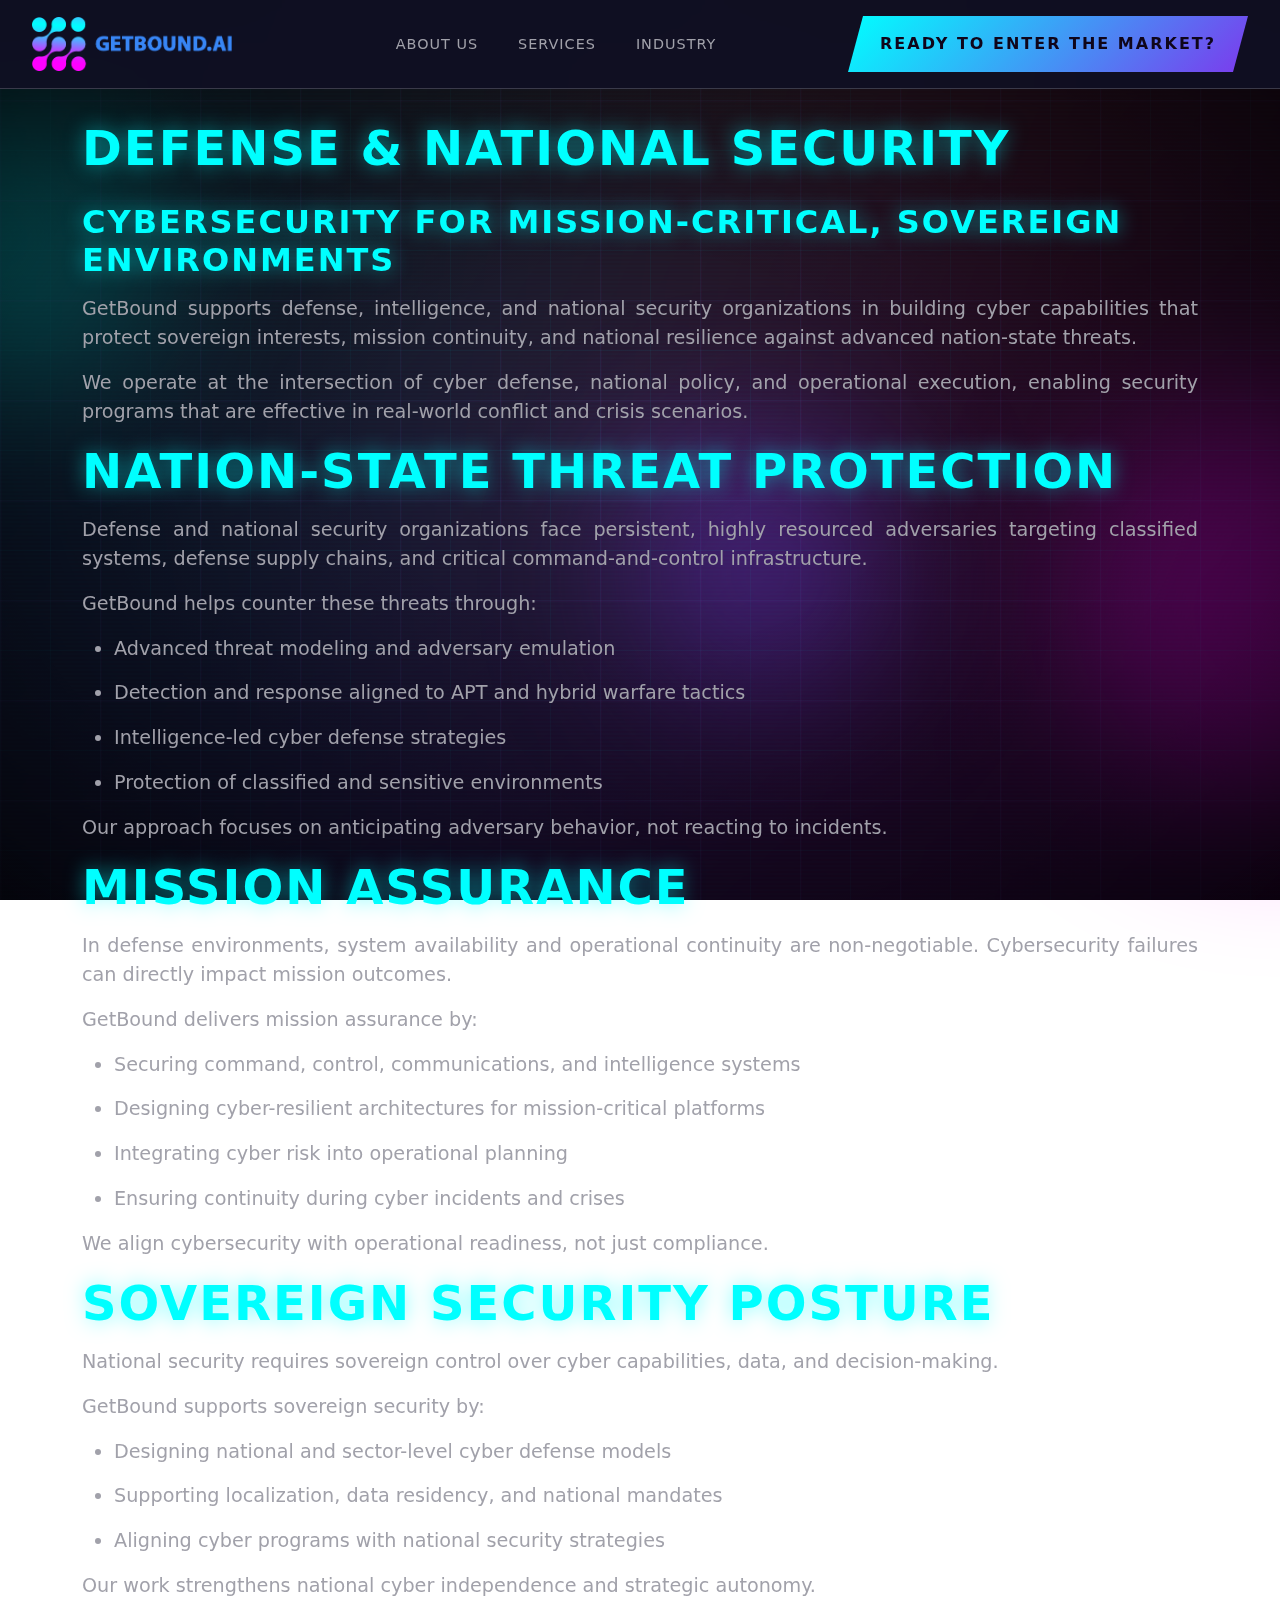
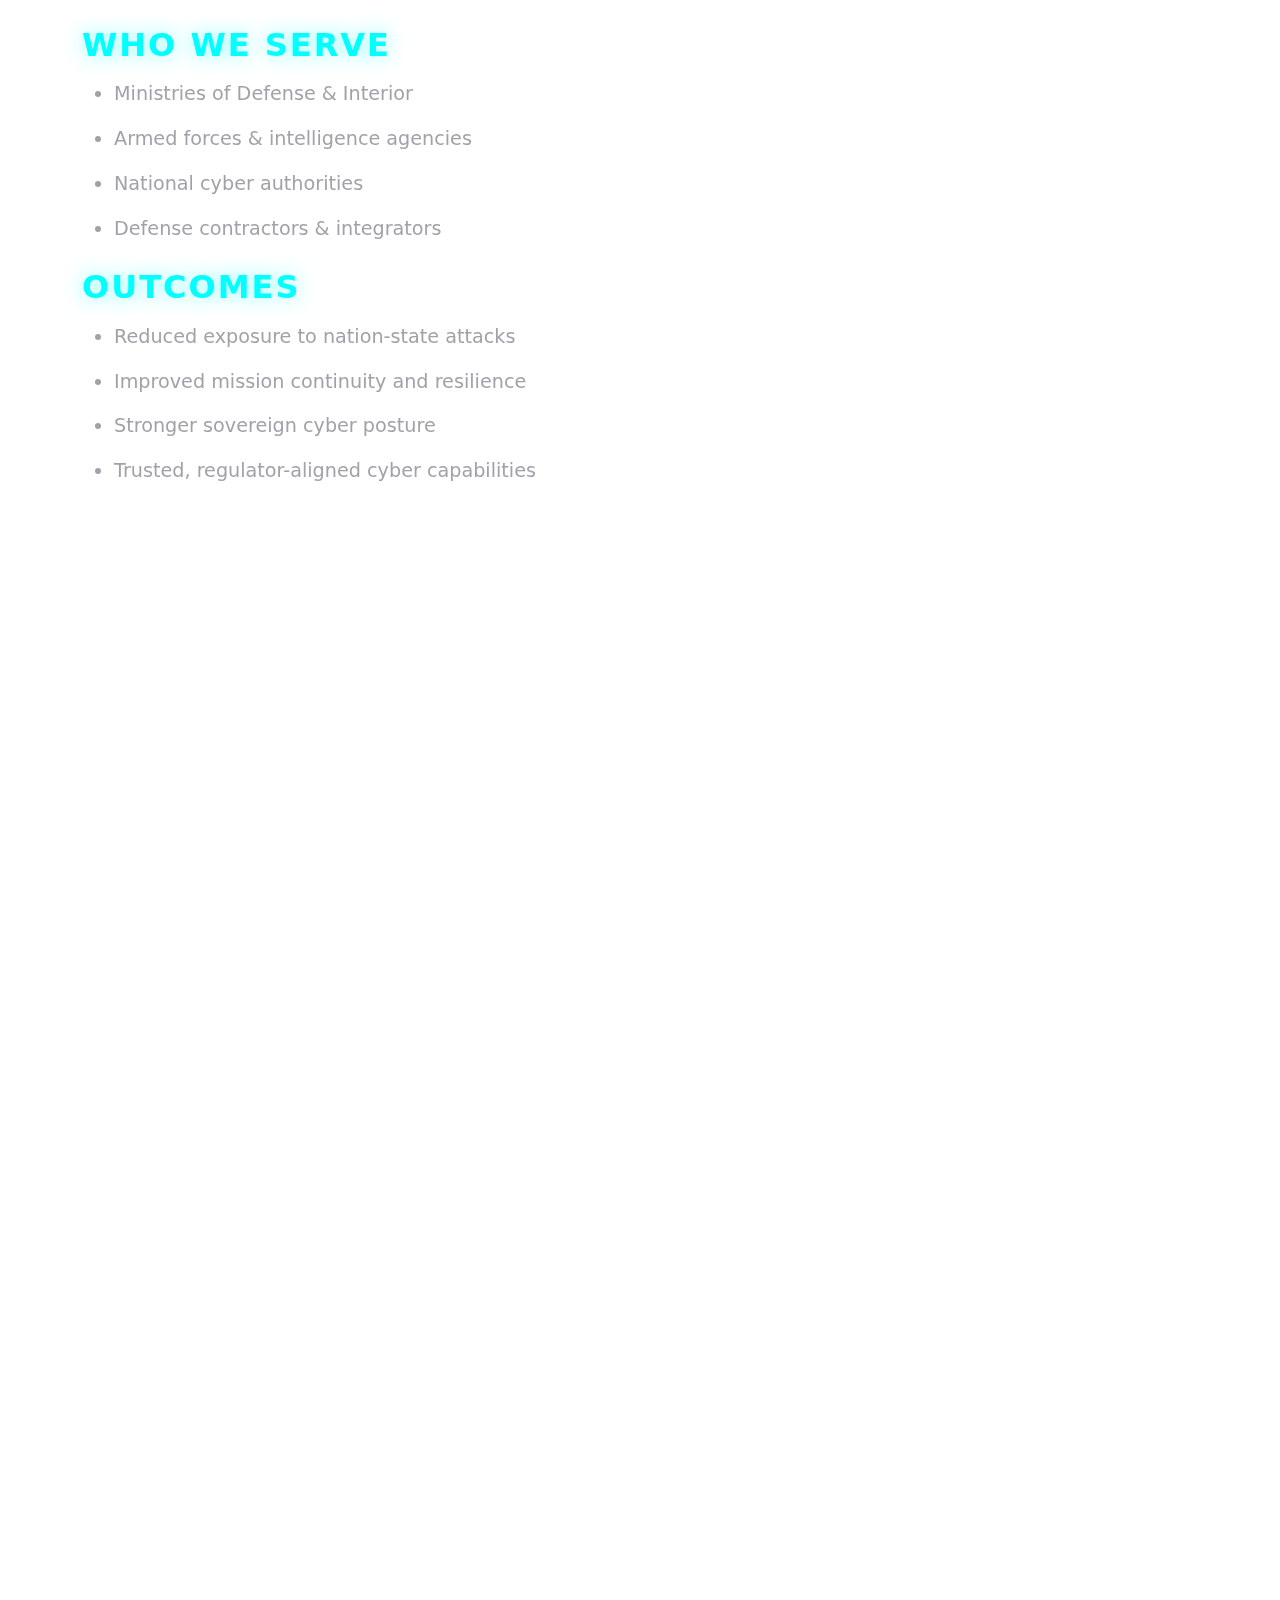
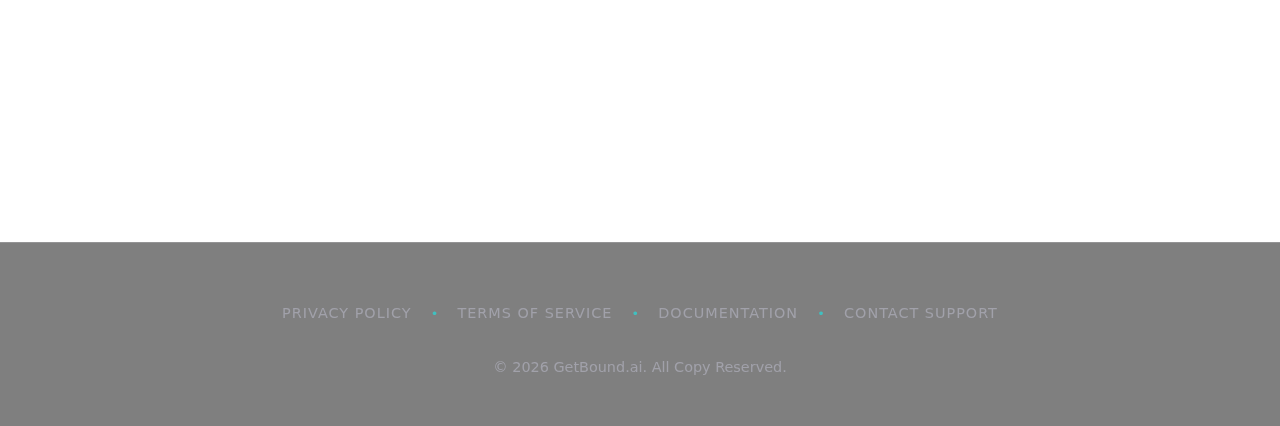
<file: cyber/industry-defense-national-security.html>
<!DOCTYPE html>
<html lang="en">
<head>
    <meta charset="UTF-8">
    <meta name="viewport" content="width=device-width, initial-scale=1.0">
    <title>GetBound - The Future of Team Collaboration</title>
    <!-- Favicon -->
    <link href="images/icon.ico" rel="icon">

    <link href="style.css" rel="stylesheet">
<link href="https://cdn.jsdelivr.net/npm/bootstrap@5.3.3/dist/css/bootstrap.min.css" rel="stylesheet">
  <script src="https://cdn.jsdelivr.net/npm/bootstrap@5.3.3/dist/js/bootstrap.bundle.min.js"></script>

<script src="//cdnjs.cloudflare.com/ajax/libs/jquery/2.2.4/jquery.min.js"></script>
</head>
<body id="top">
    <!-- Enhanced Background Elements -->
    <div class="cyber-bg">
        <div class="cyber-gradient"></div>
        <div class="matrix-rain" id="matrixRain"></div>
    </div>
    
    <div class="particles" id="particlesContainer"></div>
    
    <div class="data-streams" id="dataStreams"></div>
    
    <div class="orb orb1"></div>
    <div class="orb orb2"></div>
    <div class="orb orb3"></div>
    
    <div class="grid-overlay">
        <div class="grid-lines"></div>
        <div class="grid-glow"></div>
    </div>
    
    <div class="scanlines"></div>
    <div class="noise-overlay"></div>
    
    <!-- Navigation -->
    <nav>
        <div class="nav-container">
            <a href="index.html" class="logo"><img src="images/logo.png"/></a>
            <ul class="nav-links">
                <li><a href="index.html">About Us</a></li>
                <li>
                    <div class="dropdown">
                    <button class="dropbtn">Services</button>
                        <div class="dropdown-content">
                            <a target="_blank" href="services-cyber-strategy.html">Cyber Strategy & Governance</a>
                            <!-- <a target="_blank" href="services-managed-cyber.html">24/7 Managed Cyber Defense</a> -->
                            <a target="_blank" href="services-critical-security.html">OT & Critical Infrastructure Security</a>
                           <!-- <a target="_blank" href="services-offensive-defensive-security.html">Offensive & Defensive Security Operations</a> -->
                        </div>
                    </div>
                </li>
                <li>
                    <div class="dropdown">
                    <button class="dropbtn">INDUSTRY</button>
                        <div class="dropdown-content">
                            <a target="_blank" href="industry-defense-national-security.html">Defense & National Security</a>
                            <a target="_blank" href="industry-oil-gas-energy.html">Oil, Gas & Energy</a>
                        </div>
                    </div>
                </li>
            </ul>
            <div class="nav-bottom">
                <a href="#contact" class="cyber-button">Ready to Enter the Market?</a>
            </div>
            <button class="mobile-menu-button" id="mobileMenuBtn">
                <div class="hamburger">
                    <span></span>
                    <span></span>
                    <span></span>
                </div>
            </button>
        </div>
    </nav>

    <!-- Mobile Menu -->
    <div class="mobile-menu-overlay" id="mobileMenuOverlay"></div>
    <div class="mobile-menu" id="mobileMenu">
        <div class="mobile-menu-header">
            <a href="#top" class="mobile-menu-logo">GetBound</a>
            <button class="mobile-menu-close" id="mobileMenuClose">✕</button>
        </div>
        <div class="mobile-menu-cta">
            <a href="#" class="cyber-button">Ready to Enter the Market?</a>
        </div>
        <nav class="mobile-menu-nav">
            <ul>
                <li><a href="index.html">About Us</a></li>
                <li class="mobilenav-section">
                    <b>SERVICES</b>
                    <a target="_blank" href="services-cyber-strategy.html">Cyber Strategy & Governance</a>
                    <a target="_blank" href="services-critical-security.html">OT & Critical Infrastructure Security</a>
                </li>
                <li class="mobilenav-section">
                    <b>INDUSTRY</b>
                    <a target="_blank" href="industry-defense-national-security.html">Defense & National Security</a>
                    <a target="_blank" href="industry-oil-gas-energy.html">Oil, Gas & Energy</a>
                </li>
                <li><a href="#contact" style="color: #fff;margin: 18px 0;padding: 10px;" class="cyber-button">Ready to Enter the Market?</a></li>
            </ul>
        </nav>
    </div>


   <!-- Aboutus Section -->
    <section class="customsection fade-up" id="aboutus">
        <div class="container">
            <div class="row">
            <div class="col-md-12 sectiontext pagetext">
                <h1>Defense & National Security</h1>

                <h2>Cybersecurity for Mission-Critical, Sovereign Environments</h2>
                <p>GetBound supports defense, intelligence, and national security organizations in building cyber capabilities that protect sovereign interests, mission continuity, and national resilience against advanced nation-state threats.</p>
                <p>We operate at the intersection of cyber defense, national policy, and operational execution, enabling security programs that are effective in real-world conflict and crisis scenarios.</p>
                
                <h1>Nation-State Threat Protection</h2>
                    <p>Defense and national security organizations face persistent, highly resourced adversaries targeting classified systems, defense supply chains, and critical command-and-control infrastructure.</p>
                    <p>GetBound helps counter these threats through:</p>
                <ul>
                <li>Advanced threat modeling and adversary emulation</li>
                <li>Detection and response aligned to APT and hybrid warfare tactics</li>
                <li>Intelligence-led cyber defense strategies</li>
                <li>Protection of classified and sensitive environments</li>
                </ul>
                <p>Our approach focuses on anticipating adversary behavior, not reacting to incidents.</p>

                
                <h1>Mission Assurance</h1>
                <p>In defense environments, system availability and operational continuity are non-negotiable. Cybersecurity failures can directly impact mission outcomes.</p>
                <p>GetBound delivers mission assurance by:</p>
                <ul>
                <li>Securing command, control, communications, and intelligence systems</li>
                <li>Designing cyber-resilient architectures for mission-critical platforms</li>
                <li>Integrating cyber risk into operational planning</li>
                <li>Ensuring continuity during cyber incidents and crises</li>
                </ul>
                <p>We align cybersecurity with operational readiness, not just compliance.</p>

                
                <h1>Sovereign Security Posture</h1>
                <p>National security requires sovereign control over cyber capabilities, data, and decision-making.</p>
                <p>GetBound supports sovereign security by:</p>
                <ul>
                <li>Designing national and sector-level cyber defense models</li>
                <li>Supporting localization, data residency, and national mandates</li>
                <li>Aligning cyber programs with national security strategies</li>
                </ul>
                <p>Our work strengthens national cyber independence and strategic autonomy.</p>
                
                <h2>Who We Serve</h2>
                <ul>
                <li>Ministries of Defense & Interior</li>
                <li>Armed forces & intelligence agencies</li>
                <li>National cyber authorities</li>
                <li>Defense contractors & integrators</li>
                </ul>

                <h2>Outcomes</h2>
                <ul>
                <li>Reduced exposure to nation-state attacks</li>
                <li>Improved mission continuity and resilience</li>
                <li>Stronger sovereign cyber posture</li>
                <li>Trusted, regulator-aligned cyber capabilities</li>
                </ul>







            </div>
            </div>
            
            
        </div>
    </section>






    <!-- Contact Section -->
    <section class="contact fade-up" id="contact">
        <div class="contact-container">
            <div class="section-header">
                <h2 class="section-title">Engage with GetBound.ai</h2>
                <p class="section-subtitle">Discuss your cybersecurity challenges with our experts.</p>
            </div>
            <div class="container">
            <div class="row" style="display: flex;align-items: center;">
                 <div class="col-md-6 sectiontext">
                 <h2>Ready to Enter the Market?</h2>
                <p>GetBound helps OT/ICS and critical infrastructure cybersecurity vendors enter and scale across the region through structured market development and partner-led delivery.</p>
                <p>We open the right doors.</p>
                <p>We position complex solutions (CDS, Data Diodes, Others).</p>
                <p>We enable proven delivery partners — not box movers.</p>
                <p>We convert PoC’s into repeatable revenue.</p>
            </div>
                <div class="col-md-6">
                    
            <div class="contact-form-wrapper">
                <div class="contact-form">
                    <form action="mailto:zal@getbound.ai?subject=GetBound%20Contact%20Request" method="POST" enctype="text/plain">

                    <div class="form-group">
                        <label for="name">Full Name</label>
                        <input type="text" id="name" name="Full Name" placeholder="Enter your full name" required>
                    </div>
                    
                    <div class="form-group">
                        <label for="email">Organization Email</label>
                        <input type="email" id="email" name="Organization Email" placeholder="your.id@GetBound.com" required>
                    </div>
                    
                    <div class="form-group">
                        <label for="message">Security Requirement</label>
                        <textarea id="message" name="Security Requirement" rows="5" placeholder="Compose your message to the network..." required></textarea>
                    </div>
                    
                    <button type="submit" class="btn-primary btn-submit">Initiate Secure Contact</button>
                    </form>
                </div>
            </div>

                </div>
            </div>
            </div>
        </div>
    </section>

    <!-- Footer -->
    <footer class="footer">
        <div class="footer-content">
            <div class="footer-links">
                <a href="#">Privacy Policy</a>
                <span class="footer-separator">•</span>
                <a href="#">Terms of Service</a>
                <span class="footer-separator">•</span>
                <a href="#">Documentation</a>
                <span class="footer-separator">•</span>
                <a href="#">Contact Support</a>
            </div>
            <div class="footer-bottom">
                <p>&copy; 2026 GetBound.ai. All Copy Reserved.</p>
            </div>
        </div>
    </footer>

    <script src="scripts.js"></script>
</body>
</html>
</file>
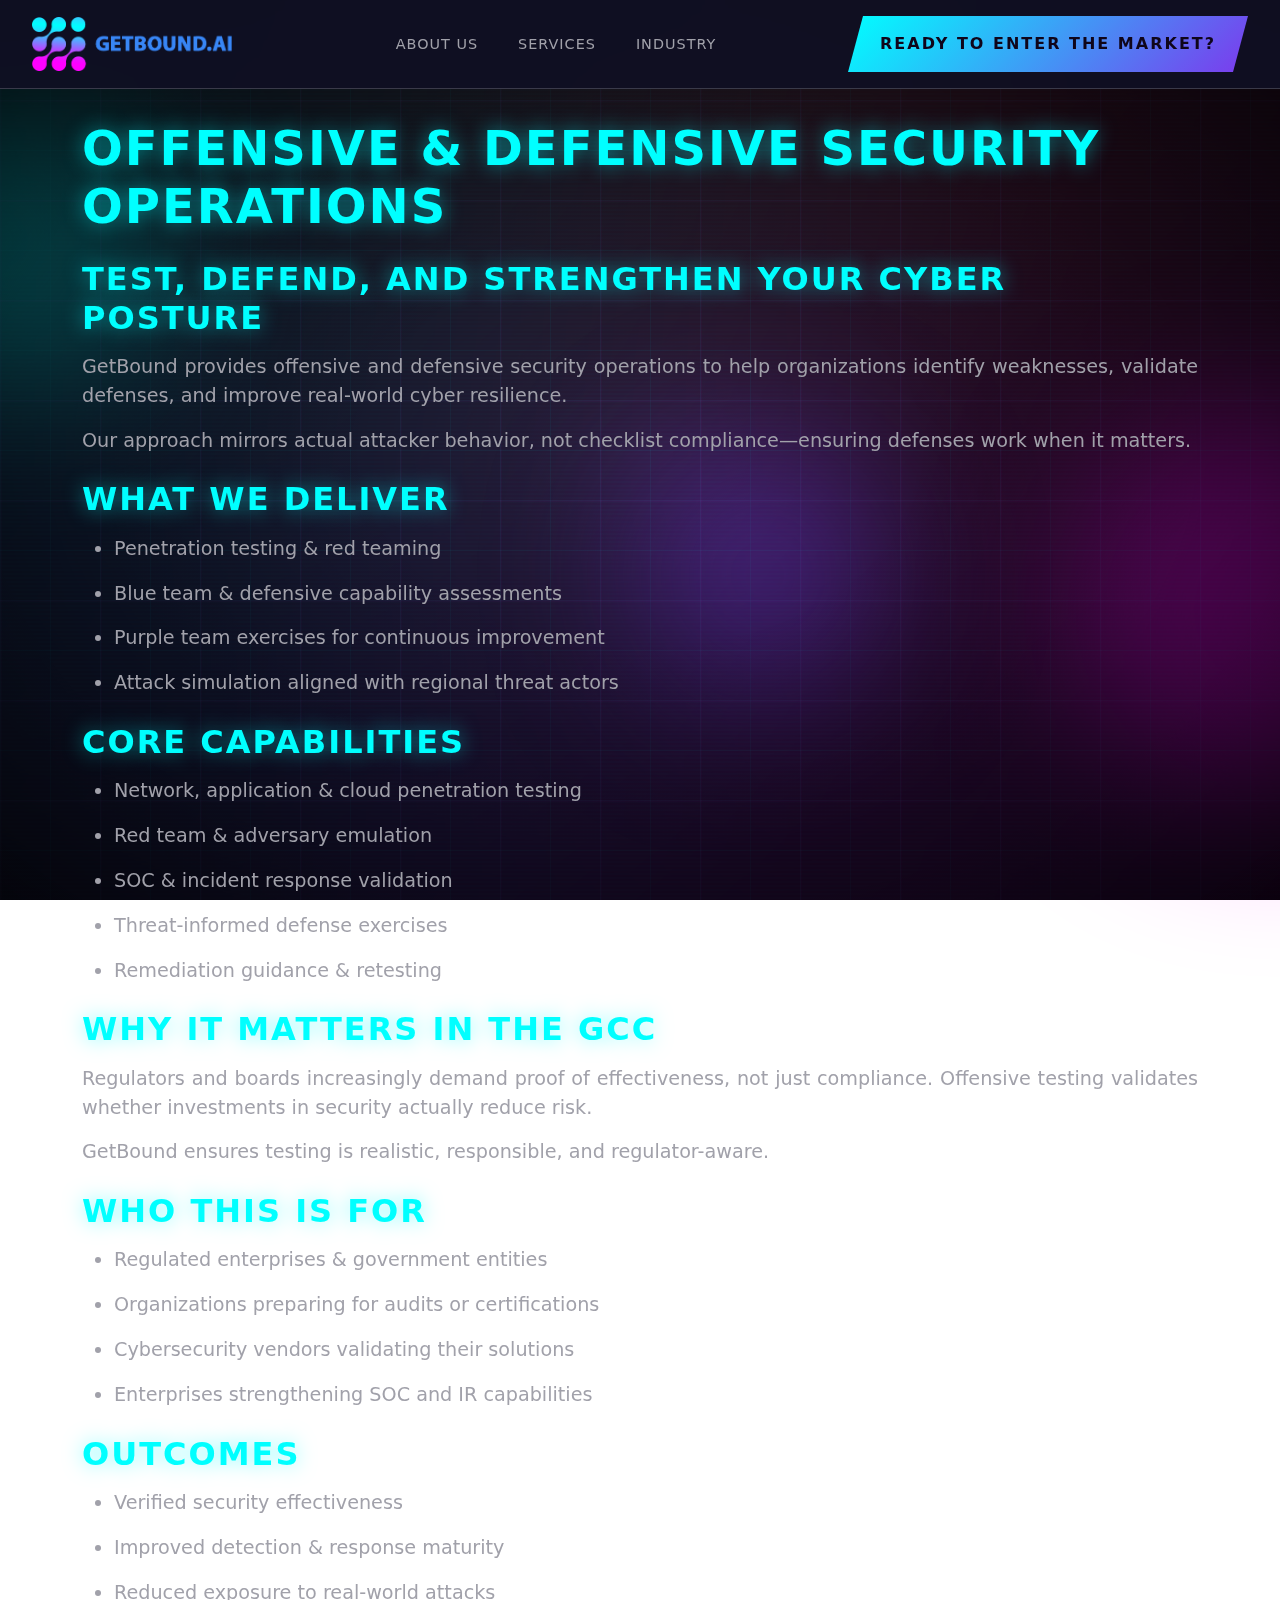
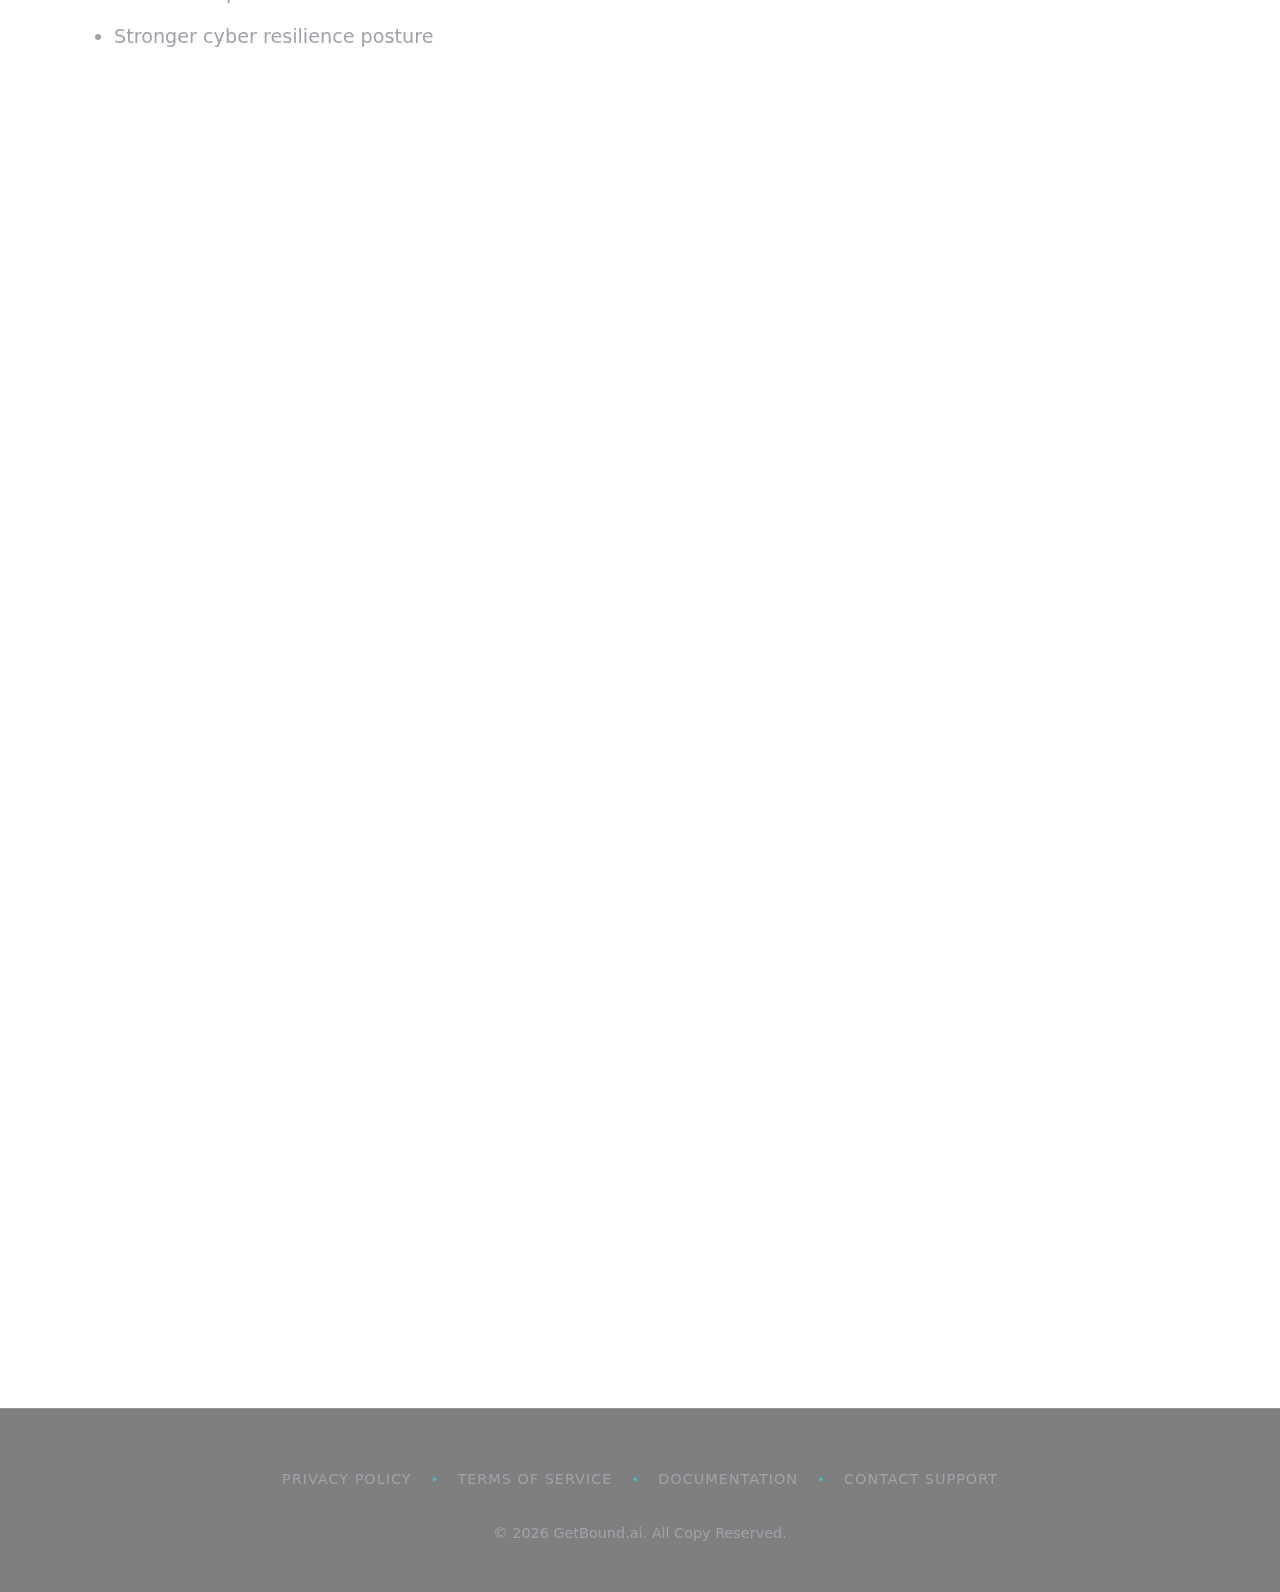
<file: cyber/industry-nation-state-threat.html>
<!DOCTYPE html>
<html lang="en">
<head>
    <meta charset="UTF-8">
    <meta name="viewport" content="width=device-width, initial-scale=1.0">
    <title>GetBound - The Future of Team Collaboration</title>
    <!-- Favicon -->
    <link href="images/icon.ico" rel="icon">

    <link href="style.css" rel="stylesheet">
<link href="https://cdn.jsdelivr.net/npm/bootstrap@5.3.3/dist/css/bootstrap.min.css" rel="stylesheet">
  <script src="https://cdn.jsdelivr.net/npm/bootstrap@5.3.3/dist/js/bootstrap.bundle.min.js"></script>

<script src="//cdnjs.cloudflare.com/ajax/libs/jquery/2.2.4/jquery.min.js"></script>
</head>
<body id="top">
    <!-- Enhanced Background Elements -->
    <div class="cyber-bg">
        <div class="cyber-gradient"></div>
        <div class="matrix-rain" id="matrixRain"></div>
    </div>
    
    <div class="particles" id="particlesContainer"></div>
    
    <div class="data-streams" id="dataStreams"></div>
    
    <div class="orb orb1"></div>
    <div class="orb orb2"></div>
    <div class="orb orb3"></div>
    
    <div class="grid-overlay">
        <div class="grid-lines"></div>
        <div class="grid-glow"></div>
    </div>
    
    <div class="scanlines"></div>
    <div class="noise-overlay"></div>
    
    <!-- Navigation -->
    <nav>
        <div class="nav-container">
            <a href="index.html" class="logo"><img src="images/logo.png"/></a>
            <ul class="nav-links">
                <li><a href="index.html">About Us</a></li>
                <li>
                    <div class="dropdown">
                    <button class="dropbtn">Services</button>
                        <div class="dropdown-content">
                            <a target="_blank" href="services-cyber-strategy.html">Cyber Strategy & Governance</a>
                            <a target="_blank" href="services-managed-cyber.html">24/7 Managed Cyber Defense</a>
                            <a target="_blank" href="services-critical-security.html">OT & Critical Infrastructure Security</a>
                            <a target="_blank" href="services-offensive-defensive-security.html">Offensive & Defensive Security Operations</a>
                        </div>
                    </div>
                </li>
                <li>
                    <div class="dropdown">
                    <button class="dropbtn">INDUSTRY</button>
                        <div class="dropdown-content seconddd" style="padding-top: 12px;">
                            <b>Defense & National Security:</b>
                            <a target="_blank" href="industry-nation-state-threat.html">Nation-state threat protection</a>
                            <a target="_blank" href="industry-mission-assurance.html">Mission assurance </a>
                            <a target="_blank" href="industry-sovereign-security.html" style="padding-bottom: 12px;">Sovereign security posture</a>
                            <b>Oil, Gas & Energy:</b>
                            <a target="_blank" href="industry-ot-ics-protection.html">OT/ICS protection</a>
                            <a target="_blank" href="industry-safety-and-uptime.html">Safety and uptime</a>
                            <a target="_blank" href="industry-regulatory-resilience.html">Regulatory resilience</a>
                        </div>
                    </div>
                </li>
            </ul>
            <div class="nav-bottom">
                <a href="#contact" class="cyber-button">Ready to Enter the Market?</a>
            </div>
            <button class="mobile-menu-button" id="mobileMenuBtn">
                <div class="hamburger">
                    <span></span>
                    <span></span>
                    <span></span>
                </div>
            </button>
        </div>
    </nav>

    <!-- Mobile Menu -->
    <div class="mobile-menu-overlay" id="mobileMenuOverlay"></div>
    <div class="mobile-menu" id="mobileMenu">
        <div class="mobile-menu-header">
            <a href="#top" class="mobile-menu-logo">GetBound</a>
            <button class="mobile-menu-close" id="mobileMenuClose">✕</button>
        </div>
        <div class="mobile-menu-cta">
            <a href="#" class="cyber-button">Ready to Enter the Market?</a>
        </div>
        <nav class="mobile-menu-nav">
            <ul>
                <li><a href="#stats">About Us</a></li>
                <li>
                    <div class="dropdown">
                    <button class="dropbtn">Services</button>
                        <div class="dropdown-content">
                            <a target="_blank" href="services-cyber-strategy.html">Cyber Strategy & Governance</a>
                            <a target="_blank" href="services-managed-cyber.html">24/7 Managed Cyber Defense</a>
                            <a target="_blank" href="services-critical-security.html">OT & Critical Infrastructure Security</a>
                            <a target="_blank" href="services-offensive-defensive-security.html">Offensive & Defensive Security Operations</a>
                        </div>
                    </div>
                </li>
                <li>
                    <div class="dropdown">
                    <button class="dropbtn">INDUSTRY</button>
                        <div class="dropdown-content seconddd" style="padding-top: 12px;">
                            <b>Defense & National Security:</b>
                            <a target="_blank" href="industry-nation-state-threat.html">Nation-state threat protection</a>
                            <a target="_blank" href="industry-mission-assurance.html">Mission assurance </a>
                            <a target="_blank" href="industry-sovereign-security.html" style="padding-bottom: 12px;">Sovereign security posture</a>
                            <b>Oil, Gas & Energy:</b>
                            <a target="_blank" href="industry-ot-ics-protection.html">OT/ICS protection</a>
                            <a target="_blank" href="industry-safety-and-uptime.html">Safety and uptime</a>
                            <a target="_blank" href="industry-regulatory-resilience.html">Regulatory resilience</a>
                        </div>
                    </div>
                </li>
            </ul>
        </nav>
    </div>


   <!-- Aboutus Section -->
    <section class="customsection fade-up" id="aboutus">
        <div class="container">
            <div class="row">
            <div class="col-md-12 sectiontext pagetext">
                <h1>Offensive & Defensive Security Operations</h1>

                <h2>Test, Defend, and Strengthen Your Cyber Posture</h2>
                <p>GetBound provides offensive and defensive security operations to help organizations identify weaknesses, validate defenses, and improve real-world cyber resilience.</p>
                <p>Our approach mirrors actual attacker behavior, not checklist compliance—ensuring defenses work when it matters.</p>
                
                <h2>What We Deliver</h2>
                <ul>
                <li>Penetration testing & red teaming</li>
                <li>Blue team & defensive capability assessments</li>
                <li>Purple team exercises for continuous improvement</li>
                <li>Attack simulation aligned with regional threat actors</li>
                </ul>

                
                <h2>Core Capabilities</h2>
                <ul>
                <li>Network, application & cloud penetration testing</li>
                <li>Red team & adversary emulation</li>
                <li>SOC & incident response validation</li>
                <li>Threat-informed defense exercises</li>
                <li>Remediation guidance & retesting</li>
                </ul>


                
                <h2>Why It Matters in the GCC</h2>
                <p>Regulators and boards increasingly demand proof of effectiveness, not just compliance. Offensive testing validates whether investments in security actually reduce risk.</p>
                <p>GetBound ensures testing is realistic, responsible, and regulator-aware.</p>
                
                <h2>Who This Is For</h2>
                <ul>
                <li>Regulated enterprises & government entities</li>
                <li>Organizations preparing for audits or certifications</li>
                <li>Cybersecurity vendors validating their solutions</li>
                <li>Enterprises strengthening SOC and IR capabilities</li>
                </ul>
                
                <h2>Outcomes</h2>
                <ul>
                <li>Verified security effectiveness</li>
                <li>Improved detection & response maturity</li>
                <li>Reduced exposure to real-world attacks</li>
                <li>Stronger cyber resilience posture</li>
                </ul>






            </div>
            </div>
            
            
        </div>
    </section>






    <!-- Contact Section -->
    <section class="contact fade-up" id="contact">
        <div class="contact-container">
            <div class="section-header">
                <h2 class="section-title">Engage with GetBound.ai</h2>
                <p class="section-subtitle">Discuss your cybersecurity challenges with our experts.</p>
            </div>
            <div class="container">
            <div class="row" style="display: flex;align-items: center;">
                 <div class="col-md-6 sectiontext">
                <h2>Ready to Enter the Market?</h2>
                <p>If you are serious about international growth and want a structured, disciplined, execution-led path to market, we should talk.</p>
                <p>GetBound opens doors.</p>
                <p>We sell complex solutions.</p>
                <p>We deliver locally.</p>
                <p>We scale globally.</p>
            </div>
                <div class="col-md-6">
                    
            <div class="contact-form-wrapper">
                <div class="contact-form">
                    <div class="form-group">
                        <label for="name">Full Name</label>
                        <input type="text" id="name" name="name" placeholder="Enter your full name" required>
                    </div>
                    
                    <div class="form-group">
                        <label for="email">Organization Email</label>
                        <input type="email" id="email" name="email" placeholder="your.id@GetBound.com" required>
                    </div>
                    
                    <div class="form-group">
                        <label for="message">Security Requirement</label>
                        <textarea id="message" name="message" rows="5" placeholder="Compose your message to the network..." required></textarea>
                    </div>
                    
                    <button type="submit" class="btn-primary btn-submit">Initiate Secure Contact</button>
                </div>
            </div>

                </div>
            </div>
            </div>
        </div>
    </section>

    <!-- Footer -->
    <footer class="footer">
        <div class="footer-content">
            <div class="footer-links">
                <a href="#">Privacy Policy</a>
                <span class="footer-separator">•</span>
                <a href="#">Terms of Service</a>
                <span class="footer-separator">•</span>
                <a href="#">Documentation</a>
                <span class="footer-separator">•</span>
                <a href="#">Contact Support</a>
            </div>
            <div class="footer-bottom">
                <p>&copy; 2026 GetBound.ai. All Copy Reserved.</p>
            </div>
        </div>
    </footer>

    <script src="scripts.js"></script>
</body>
</html>
</file>
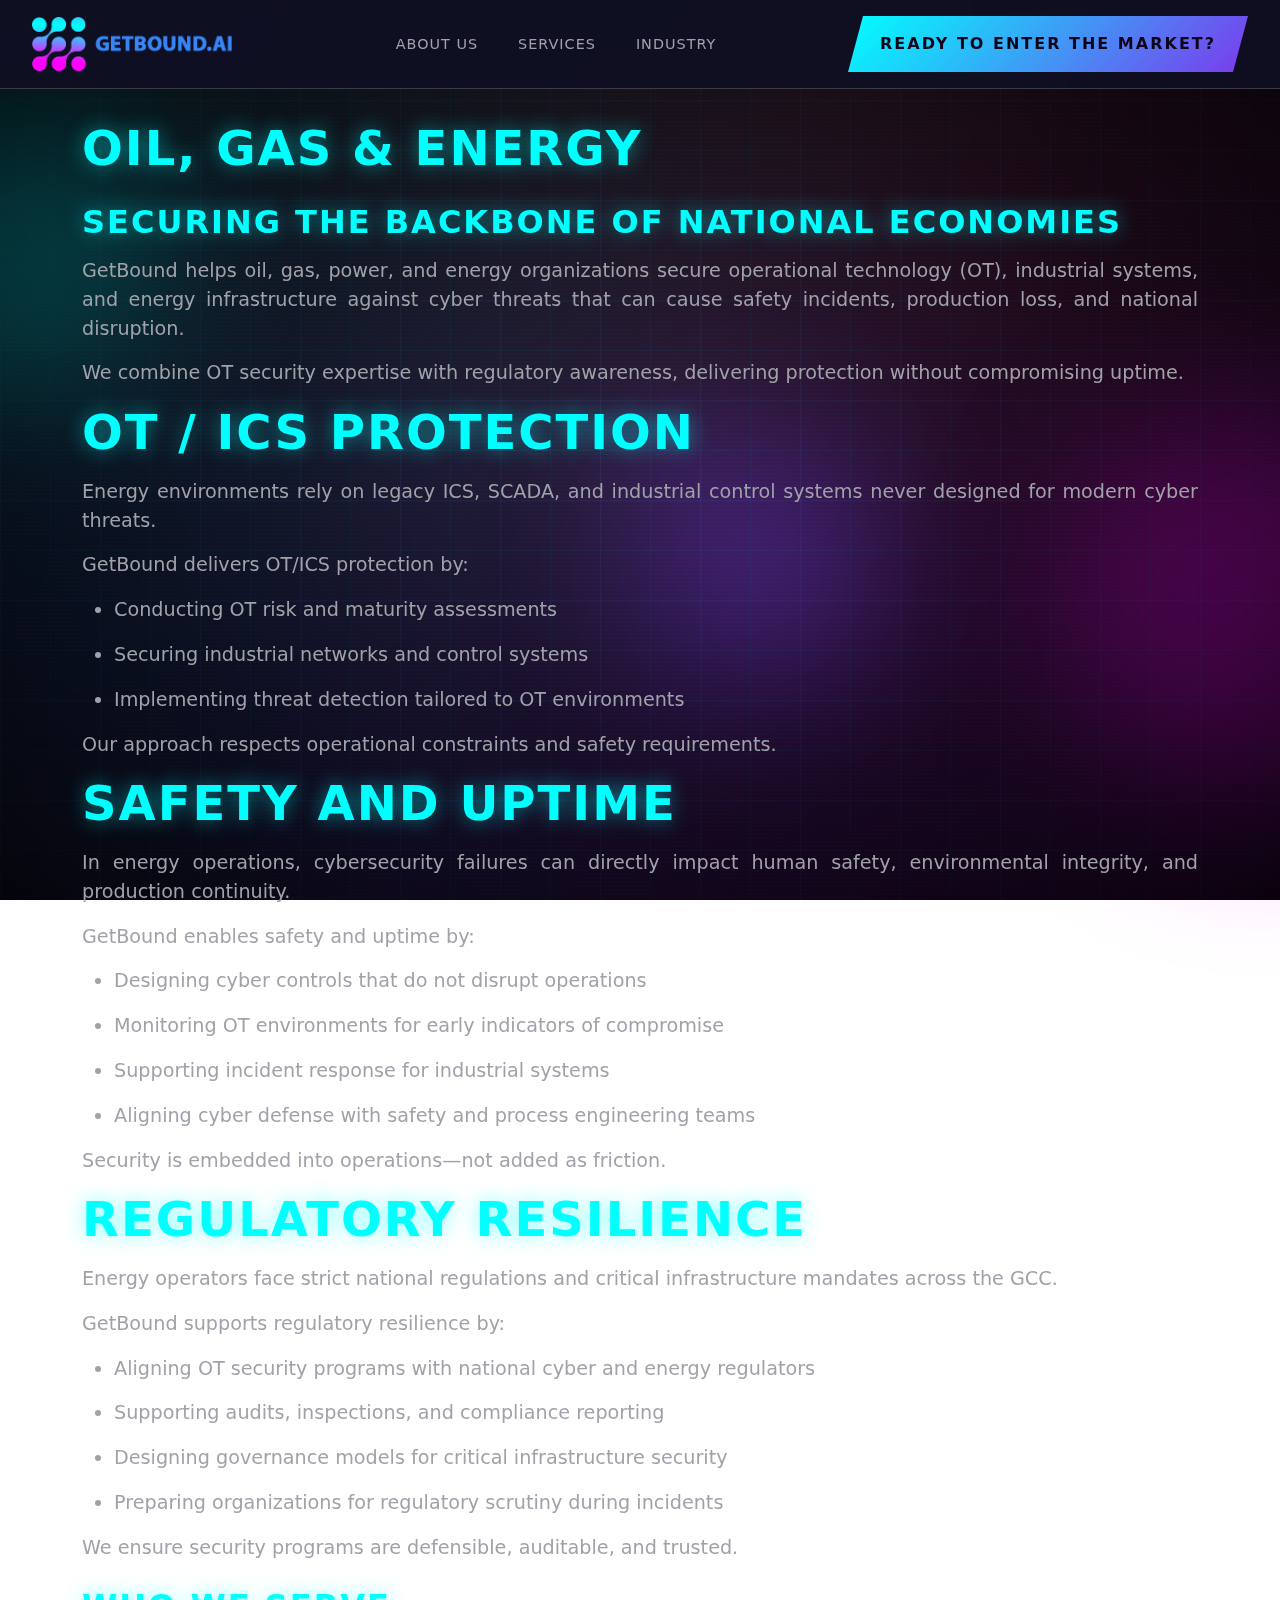
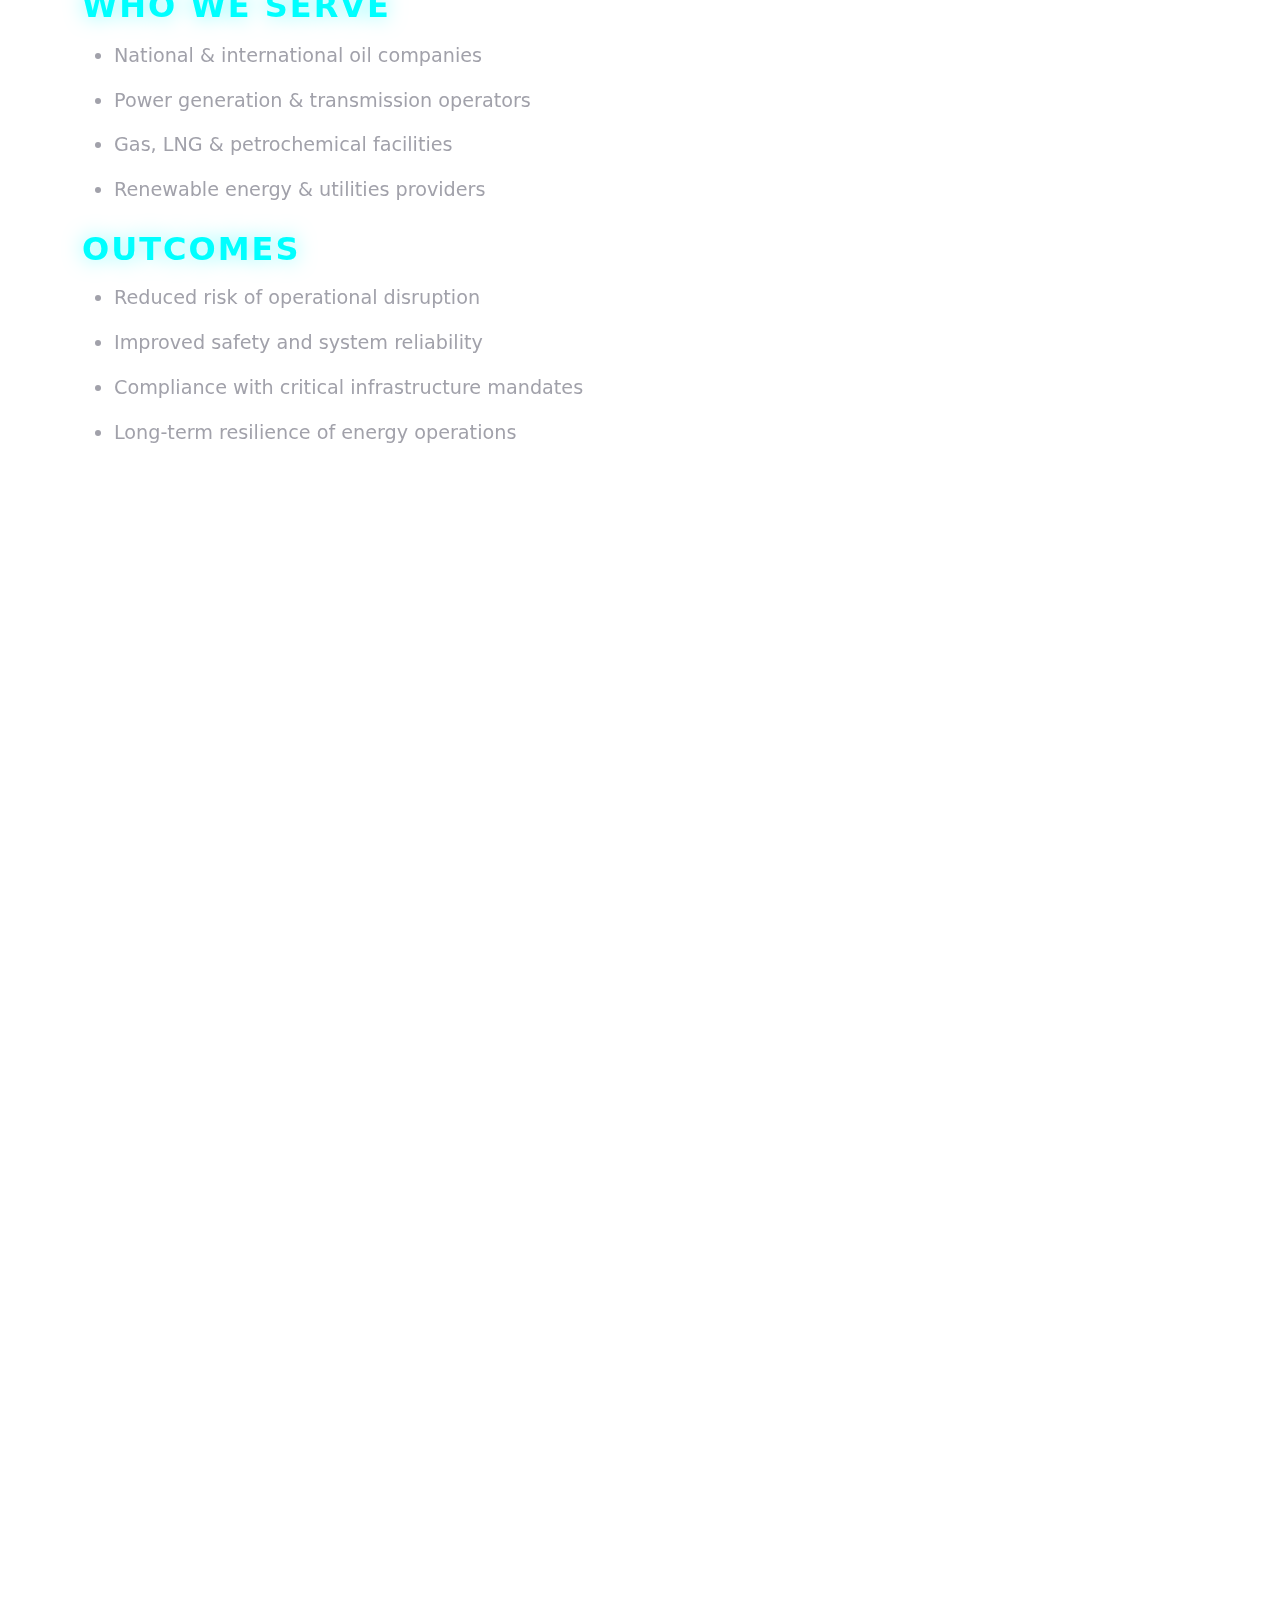
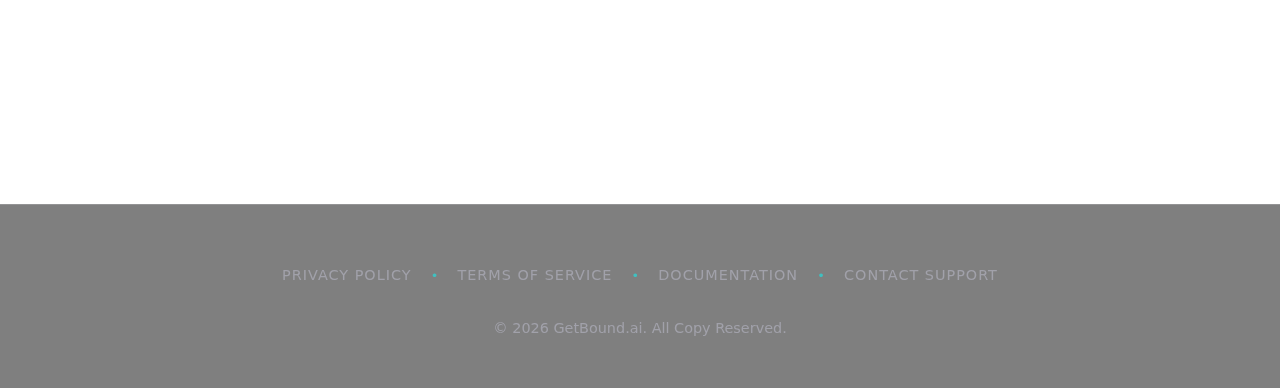
<file: cyber/industry-oil-gas-energy.html>
<!DOCTYPE html>
<html lang="en">
<head>
    <meta charset="UTF-8">
    <meta name="viewport" content="width=device-width, initial-scale=1.0">
    <title>GetBound - The Future of Team Collaboration</title>
    <!-- Favicon -->
    <link href="images/icon.ico" rel="icon">

    <link href="style.css" rel="stylesheet">
<link href="https://cdn.jsdelivr.net/npm/bootstrap@5.3.3/dist/css/bootstrap.min.css" rel="stylesheet">
  <script src="https://cdn.jsdelivr.net/npm/bootstrap@5.3.3/dist/js/bootstrap.bundle.min.js"></script>

<script src="//cdnjs.cloudflare.com/ajax/libs/jquery/2.2.4/jquery.min.js"></script>
</head>
<body id="top">
    <!-- Enhanced Background Elements -->
    <div class="cyber-bg">
        <div class="cyber-gradient"></div>
        <div class="matrix-rain" id="matrixRain"></div>
    </div>
    
    <div class="particles" id="particlesContainer"></div>
    
    <div class="data-streams" id="dataStreams"></div>
    
    <div class="orb orb1"></div>
    <div class="orb orb2"></div>
    <div class="orb orb3"></div>
    
    <div class="grid-overlay">
        <div class="grid-lines"></div>
        <div class="grid-glow"></div>
    </div>
    
    <div class="scanlines"></div>
    <div class="noise-overlay"></div>
    
    <!-- Navigation -->
    <nav>
        <div class="nav-container">
            <a href="index.html" class="logo"><img src="images/logo.png"/></a>
            <ul class="nav-links">
                <li><a href="index.html">About Us</a></li>
                <li>
                    <div class="dropdown">
                    <button class="dropbtn">Services</button>
                        <div class="dropdown-content">
                            <a target="_blank" href="services-cyber-strategy.html">Cyber Strategy & Governance</a>
                            <!-- <a target="_blank" href="services-managed-cyber.html">24/7 Managed Cyber Defense</a> -->
                            <a target="_blank" href="services-critical-security.html">OT & Critical Infrastructure Security</a>
                           <!-- <a target="_blank" href="services-offensive-defensive-security.html">Offensive & Defensive Security Operations</a> -->
                        </div>
                    </div>
                </li>
                <li>
                    <div class="dropdown">
                    <button class="dropbtn">INDUSTRY</button>
                        <div class="dropdown-content">
                            <a target="_blank" href="industry-defense-national-security.html">Defense & National Security</a>
                            <a target="_blank" href="industry-oil-gas-energy.html">Oil, Gas & Energy</a>
                        </div>
                    </div>
                </li>
            </ul>
            <div class="nav-bottom">
                <a href="#contact" class="cyber-button">Ready to Enter the Market?</a>
            </div>
            <button class="mobile-menu-button" id="mobileMenuBtn">
                <div class="hamburger">
                    <span></span>
                    <span></span>
                    <span></span>
                </div>
            </button>
        </div>
    </nav>

    <!-- Mobile Menu -->
    <div class="mobile-menu-overlay" id="mobileMenuOverlay"></div>
    <div class="mobile-menu" id="mobileMenu">
        <div class="mobile-menu-header">
            <a href="#top" class="mobile-menu-logo">GetBound</a>
            <button class="mobile-menu-close" id="mobileMenuClose">✕</button>
        </div>
        <div class="mobile-menu-cta">
            <a href="#" class="cyber-button">Ready to Enter the Market?</a>
        </div>
        <nav class="mobile-menu-nav">
            <ul>
                <li><a href="index.html">About Us</a></li>
                <li class="mobilenav-section">
                    <b>SERVICES</b>
                    <a target="_blank" href="services-cyber-strategy.html">Cyber Strategy & Governance</a>
                    <a target="_blank" href="services-critical-security.html">OT & Critical Infrastructure Security</a>
                </li>
                <li class="mobilenav-section">
                    <b>INDUSTRY</b>
                    <a target="_blank" href="industry-defense-national-security.html">Defense & National Security</a>
                    <a target="_blank" href="industry-oil-gas-energy.html">Oil, Gas & Energy</a>
                </li>
                <li><a href="#contact" style="color: #fff;margin: 18px 0;padding: 10px;" class="cyber-button">Ready to Enter the Market?</a></li>
            </ul>
        </nav>
    </div>


   <!-- Aboutus Section -->
    <section class="customsection fade-up" id="aboutus">
        <div class="container">
            <div class="row">
            <div class="col-md-12 sectiontext pagetext">
                <h1>Oil, Gas & Energy</h1>

                <h2>Securing the Backbone of National Economies</h2>
                <p>GetBound helps oil, gas, power, and energy organizations secure operational technology (OT), industrial systems, and energy infrastructure against cyber threats that can cause safety incidents, production loss, and national disruption.</p>
                <p>We combine OT security expertise with regulatory awareness, delivering protection without compromising uptime.</p>
                
                <h1>OT / ICS Protection</h2>
                <p>Energy environments rely on legacy ICS, SCADA, and industrial control systems never designed for modern cyber threats.</p>
                <p>GetBound delivers OT/ICS protection by:</p>
                <ul>
                <li>Conducting OT risk and maturity assessments</li>
                <li>Securing industrial networks and control systems</li>
                <li>Implementing threat detection tailored to OT environments</li>
                </ul>
                <p>Our approach respects operational constraints and safety requirements.</p>
                
                <h1>Safety and Uptime</h1>
                <p>In energy operations, cybersecurity failures can directly impact human safety, environmental integrity, and production continuity.</p>
                <p>GetBound enables safety and uptime by:</p>
                <ul>
                <li>Designing cyber controls that do not disrupt operations</li>
                <li>Monitoring OT environments for early indicators of compromise</li>
                <li>Supporting incident response for industrial systems</li>
                <li>Aligning cyber defense with safety and process engineering teams</li>
                </ul>
                <p>Security is embedded into operations—not added as friction.</p>

                
                <h1>Regulatory Resilience</h1>
                <p>Energy operators face strict national regulations and critical infrastructure mandates across the GCC.</p>
                <p>GetBound supports regulatory resilience by:</p>
                <ul>
                <li>Aligning OT security programs with national cyber and energy regulators</li>
                <li>Supporting audits, inspections, and compliance reporting</li>
                <li>Designing governance models for critical infrastructure security</li>
                <li>Preparing organizations for regulatory scrutiny during incidents</li>
                </ul>

                <p>We ensure security programs are defensible, auditable, and trusted.</p>
                
                <h2>Who We Serve</h2>
                <ul>
                <li>National & international oil companies</li>
                <li>Power generation & transmission operators</li>
                <li>Gas, LNG & petrochemical facilities</li>
                <li>Renewable energy & utilities providers</li>
                </ul>

                <h2>Outcomes</h2>
                <ul>
                <li>Reduced risk of operational disruption</li>
                <li>Improved safety and system reliability</li>
                <li>Compliance with critical infrastructure mandates</li>
                <li>Long-term resilience of energy operations</li>
                </ul>







            </div>
            </div>
            
            
        </div>
    </section>






    <!-- Contact Section -->
    <section class="contact fade-up" id="contact">
        <div class="contact-container">
            <div class="section-header">
                <h2 class="section-title">Engage with GetBound.ai</h2>
                <p class="section-subtitle">Discuss your cybersecurity challenges with our experts.</p>
            </div>
            <div class="container">
            <div class="row" style="display: flex;align-items: center;">
                 <div class="col-md-6 sectiontext">
                 <h2>Ready to Enter the Market?</h2>
                <p>GetBound helps OT/ICS and critical infrastructure cybersecurity vendors enter and scale across the region through structured market development and partner-led delivery.</p>
                <p>We open the right doors.</p>
                <p>We position complex solutions (CDS, Data Diodes, Others).</p>
                <p>We enable proven delivery partners — not box movers.</p>
                <p>We convert PoC’s into repeatable revenue.</p>
            </div>
                <div class="col-md-6">
                    
            <div class="contact-form-wrapper">
                <div class="contact-form">
                    <form action="mailto:zal@getbound.ai?subject=GetBound%20Contact%20Request" method="POST" enctype="text/plain">

                    <div class="form-group">
                        <label for="name">Full Name</label>
                        <input type="text" id="name" name="Full Name" placeholder="Enter your full name" required>
                    </div>
                    
                    <div class="form-group">
                        <label for="email">Organization Email</label>
                        <input type="email" id="email" name="Organization Email" placeholder="your.id@GetBound.com" required>
                    </div>
                    
                    <div class="form-group">
                        <label for="message">Security Requirement</label>
                        <textarea id="message" name="Security Requirement" rows="5" placeholder="Compose your message to the network..." required></textarea>
                    </div>
                    
                    <button type="submit" class="btn-primary btn-submit">Initiate Secure Contact</button>
                    </form>
                </div>
            </div>

                </div>
            </div>
            </div>
        </div>
    </section>

    <!-- Footer -->
    <footer class="footer">
        <div class="footer-content">
            <div class="footer-links">
                <a href="#">Privacy Policy</a>
                <span class="footer-separator">•</span>
                <a href="#">Terms of Service</a>
                <span class="footer-separator">•</span>
                <a href="#">Documentation</a>
                <span class="footer-separator">•</span>
                <a href="#">Contact Support</a>
            </div>
            <div class="footer-bottom">
                <p>&copy; 2026 GetBound.ai. All Copy Reserved.</p>
            </div>
        </div>
    </footer>

    <script src="scripts.js"></script>
</body>
</html>
</file>
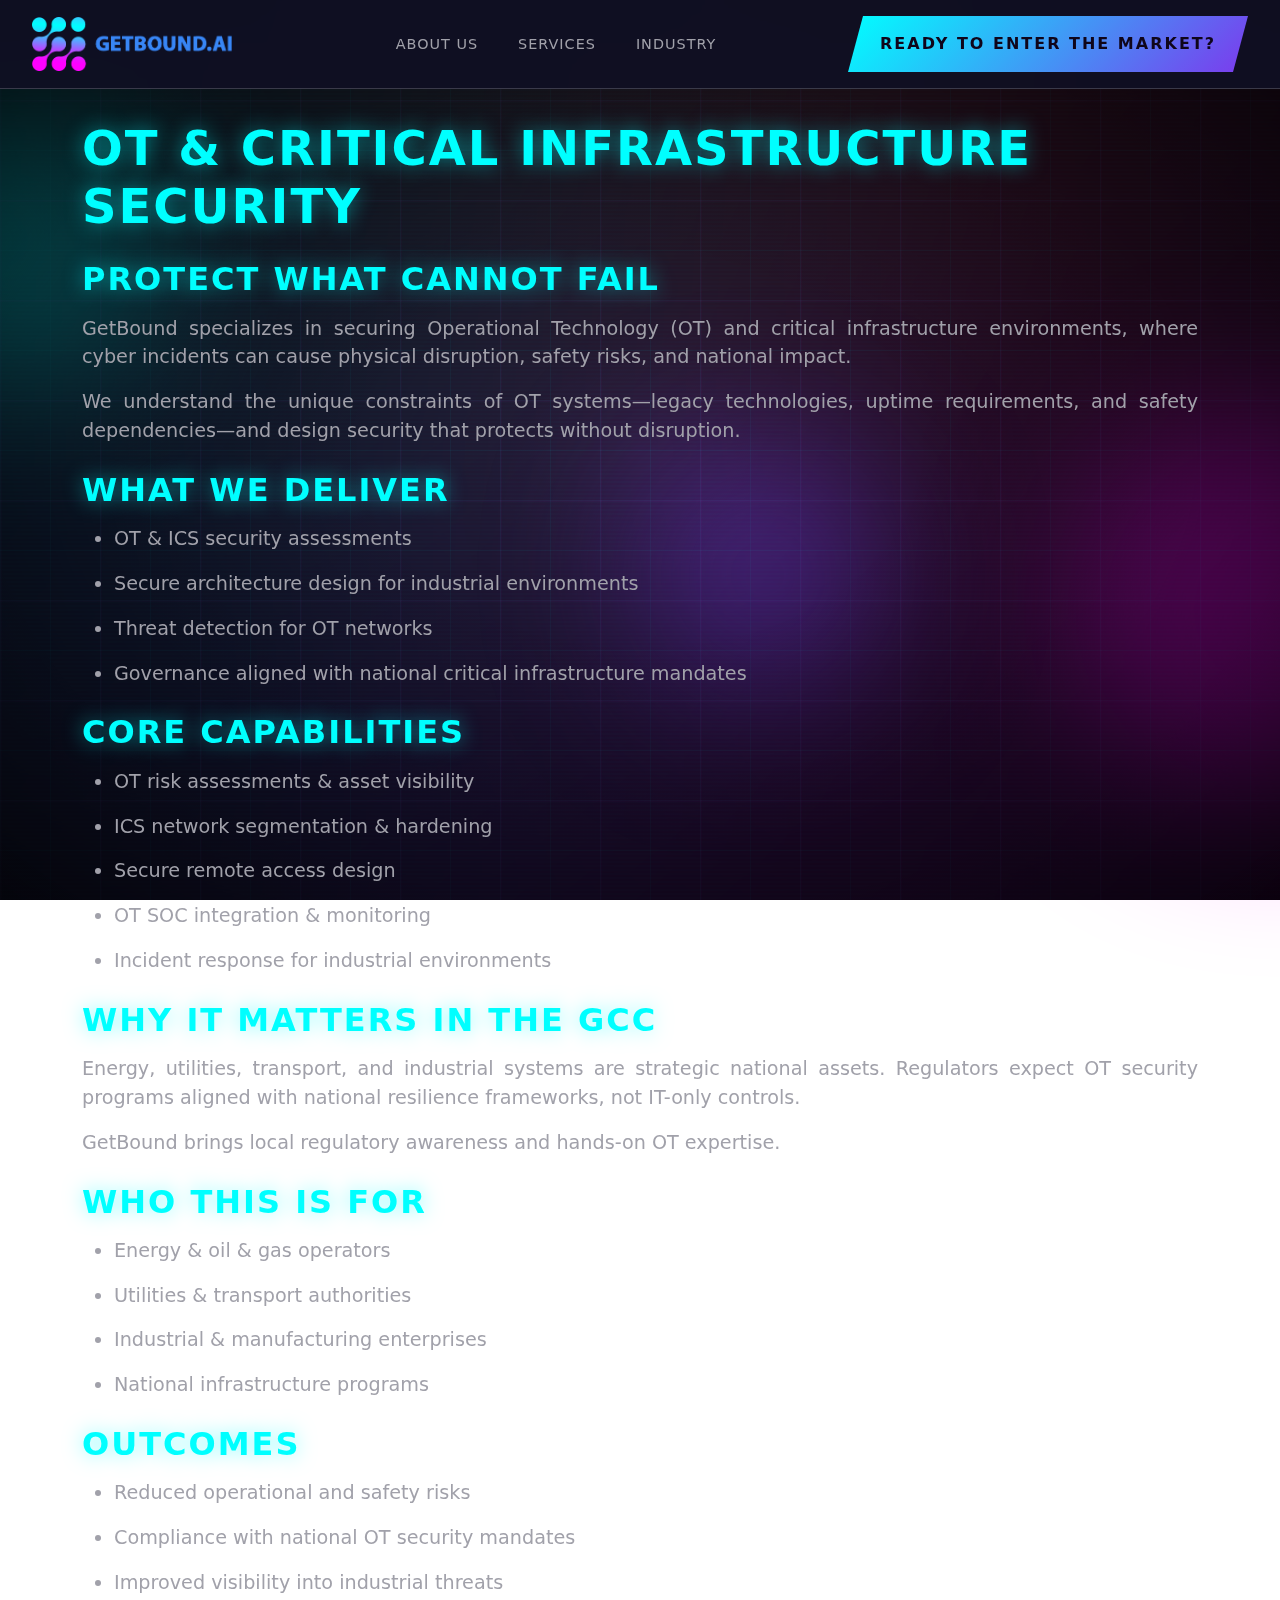
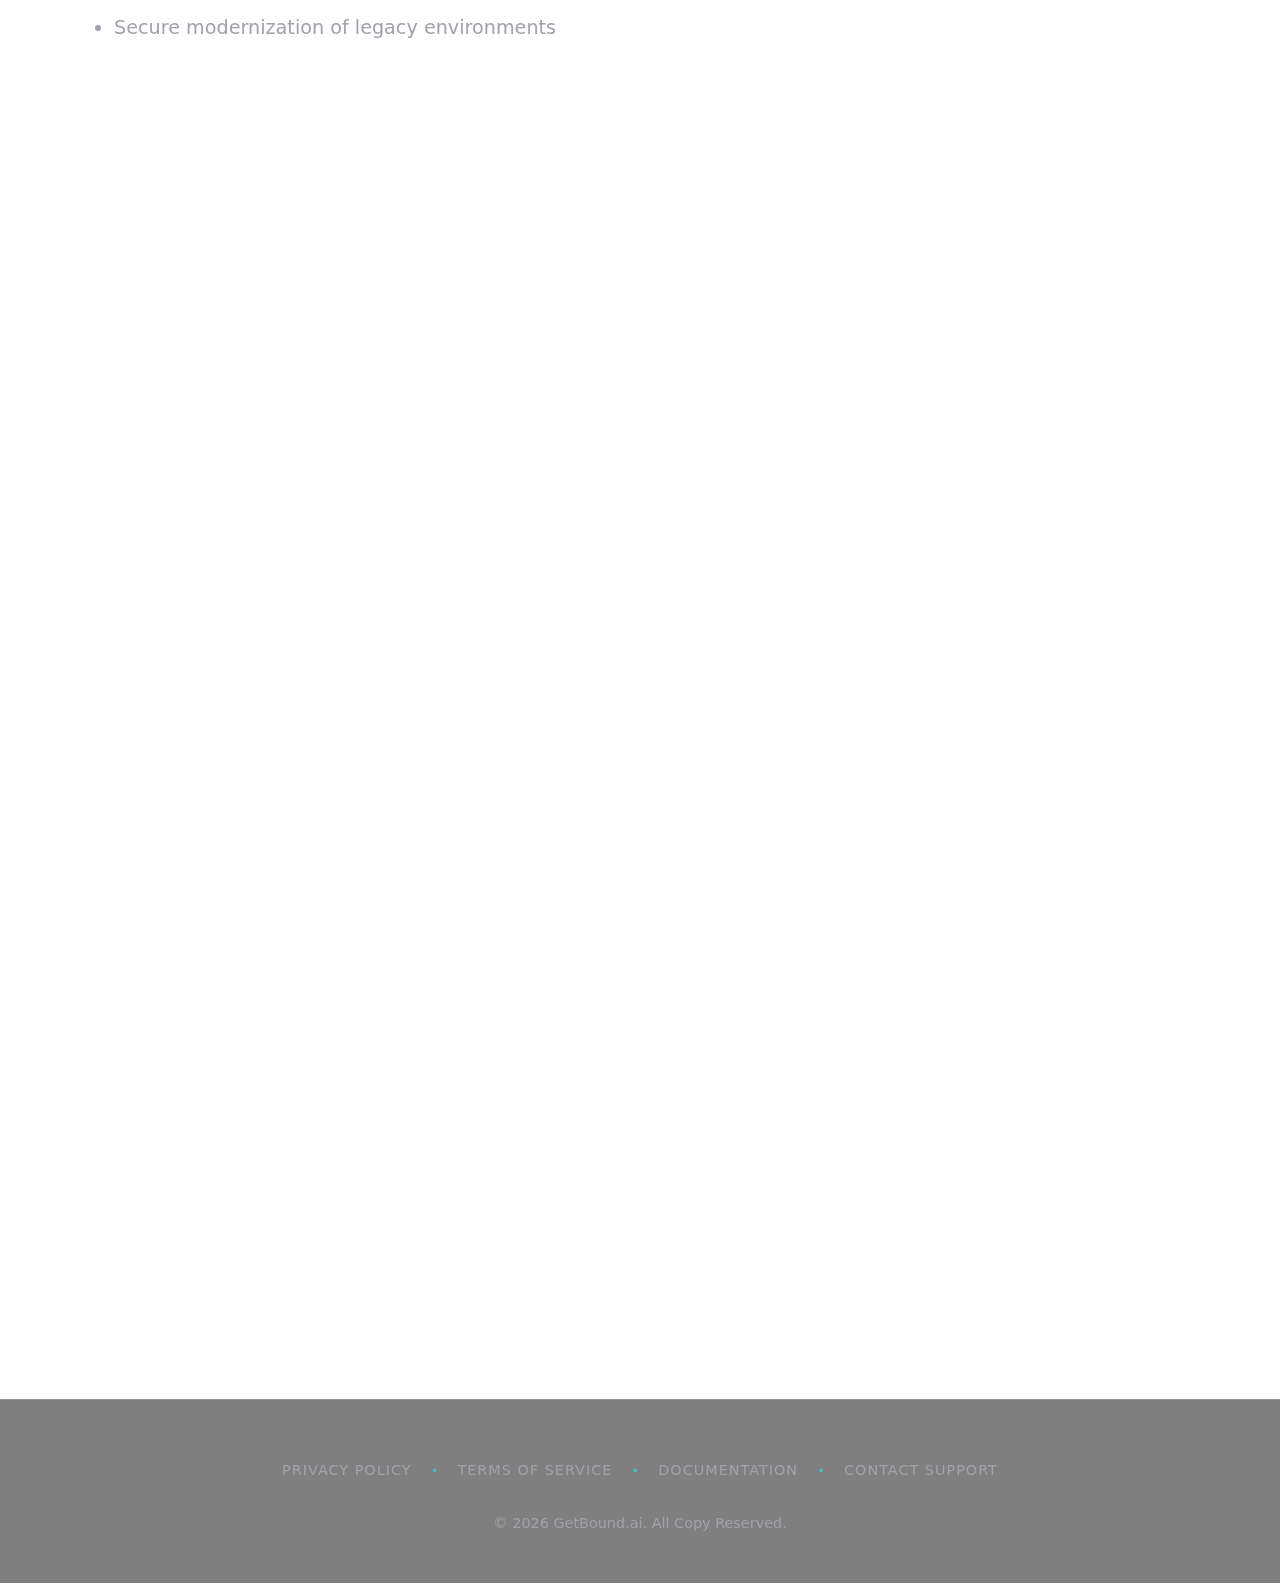
<file: cyber/services-critical-security.html>
<!DOCTYPE html>
<html lang="en">
<head>
    <meta charset="UTF-8">
    <meta name="viewport" content="width=device-width, initial-scale=1.0">
    <title>GetBound - The Future of Team Collaboration</title>
    <!-- Favicon -->
    <link href="images/icon.ico" rel="icon">

    <link href="style.css" rel="stylesheet">
<link href="https://cdn.jsdelivr.net/npm/bootstrap@5.3.3/dist/css/bootstrap.min.css" rel="stylesheet">
  <script src="https://cdn.jsdelivr.net/npm/bootstrap@5.3.3/dist/js/bootstrap.bundle.min.js"></script>

<script src="//cdnjs.cloudflare.com/ajax/libs/jquery/2.2.4/jquery.min.js"></script>
</head>
<body id="top">
    <!-- Enhanced Background Elements -->
    <div class="cyber-bg">
        <div class="cyber-gradient"></div>
        <div class="matrix-rain" id="matrixRain"></div>
    </div>
    
    <div class="particles" id="particlesContainer"></div>
    
    <div class="data-streams" id="dataStreams"></div>
    
    <div class="orb orb1"></div>
    <div class="orb orb2"></div>
    <div class="orb orb3"></div>
    
    <div class="grid-overlay">
        <div class="grid-lines"></div>
        <div class="grid-glow"></div>
    </div>
    
    <div class="scanlines"></div>
    <div class="noise-overlay"></div>
    
    <!-- Navigation -->
    <nav>
        <div class="nav-container">
            <a href="index.html" class="logo"><img src="images/logo.png"/></a>
            <ul class="nav-links">
                <li><a href="index.html">About Us</a></li>
                <li>
                    <div class="dropdown">
                    <button class="dropbtn">Services</button>
                        <div class="dropdown-content">
                            <a target="_blank" href="services-cyber-strategy.html">Cyber Strategy & Governance</a>
                            <!-- <a target="_blank" href="services-managed-cyber.html">24/7 Managed Cyber Defense</a> -->
                            <a target="_blank" href="services-critical-security.html">OT & Critical Infrastructure Security</a>
                           <!-- <a target="_blank" href="services-offensive-defensive-security.html">Offensive & Defensive Security Operations</a> -->
                        </div>
                    </div>
                </li>
                <li>
                    <div class="dropdown">
                    <button class="dropbtn">INDUSTRY</button>
                        <div class="dropdown-content">
                            <a target="_blank" href="industry-defense-national-security.html">Defense & National Security</a>
                            <a target="_blank" href="industry-oil-gas-energy.html">Oil, Gas & Energy</a>
                        </div>
                    </div>
                </li>
            </ul>
            <div class="nav-bottom">
                <a href="#contact" class="cyber-button">Ready to Enter the Market?</a>
            </div>
            <button class="mobile-menu-button" id="mobileMenuBtn">
                <div class="hamburger">
                    <span></span>
                    <span></span>
                    <span></span>
                </div>
            </button>
        </div>
    </nav>

    <!-- Mobile Menu -->
    <div class="mobile-menu-overlay" id="mobileMenuOverlay"></div>
    <div class="mobile-menu" id="mobileMenu">
        <div class="mobile-menu-header">
            <a href="#top" class="mobile-menu-logo">GetBound</a>
            <button class="mobile-menu-close" id="mobileMenuClose">✕</button>
        </div>
        <div class="mobile-menu-cta">
            <a href="#" class="cyber-button">Ready to Enter the Market?</a>
        </div>
        <nav class="mobile-menu-nav">
            <ul>
                <li><a href="index.html">About Us</a></li>
                <li class="mobilenav-section">
                    <b>SERVICES</b>
                    <a target="_blank" href="services-cyber-strategy.html">Cyber Strategy & Governance</a>
                    <a target="_blank" href="services-critical-security.html">OT & Critical Infrastructure Security</a>
                </li>
                <li class="mobilenav-section">
                    <b>INDUSTRY</b>
                    <a target="_blank" href="industry-defense-national-security.html">Defense & National Security</a>
                    <a target="_blank" href="industry-oil-gas-energy.html">Oil, Gas & Energy</a>
                </li>
                <li><a href="#contact" style="color: #fff;margin: 18px 0;padding: 10px;" class="cyber-button">Ready to Enter the Market?</a></li>
            </ul>
        </nav>
    </div>


   <!-- Aboutus Section -->
    <section class="customsection fade-up" id="aboutus">
        <div class="container">
            <div class="row">
            <div class="col-md-12 sectiontext pagetext">
                <h1>OT & Critical Infrastructure Security</h1>

                <h2>Protect What Cannot Fail</h2>
                <p>GetBound specializes in securing Operational Technology (OT) and critical infrastructure environments, where cyber incidents can cause physical disruption, safety risks, and national impact.</p>
                <p>We understand the unique constraints of OT systems—legacy technologies, uptime requirements, and safety dependencies—and design security that protects without disruption.</p>
                
                <h2>What We Deliver</h2>
                <ul>
                <li>OT & ICS security assessments</li>
                <li>Secure architecture design for industrial environments</li>
                <li>Threat detection for OT networks</li>
                <li>Governance aligned with national critical infrastructure mandates</li>
                </ul>

                
                <h2>Core Capabilities</h2>
                <ul>
                <li>OT risk assessments & asset visibility</li>
                <li>ICS network segmentation & hardening</li>
                <li>Secure remote access design</li>
                <li>OT SOC integration & monitoring</li>
                <li>Incident response for industrial environments</li>
                </ul>
                
                <h2>Why It Matters in the GCC</h2>
                <p>Energy, utilities, transport, and industrial systems are strategic national assets. Regulators expect OT security programs aligned with national resilience frameworks, not IT-only controls.</p>
                <p>GetBound brings local regulatory awareness and hands-on OT expertise.</p>
                
                <h2>Who This Is For</h2>
                <ul>
                <li>Energy & oil & gas operators</li>
                <li>Utilities & transport authorities</li>
                <li>Industrial & manufacturing enterprises</li>
                <li>National infrastructure programs</li>
                </ul>
                
                <h2>Outcomes</h2>
                <ul>
                <li>Reduced operational and safety risks</li>
                <li>Compliance with national OT security mandates</li>
                <li>Improved visibility into industrial threats</li>
                <li>Secure modernization of legacy environments</li>
                </ul>






            </div>
            </div>
            
            
        </div>
    </section>






    <!-- Contact Section -->
    <section class="contact fade-up" id="contact">
        <div class="contact-container">
            <div class="section-header">
                <h2 class="section-title">Engage with GetBound.ai</h2>
                <p class="section-subtitle">Discuss your cybersecurity challenges with our experts.</p>
            </div>
            <div class="container">
            <div class="row" style="display: flex;align-items: center;">
                 <div class="col-md-6 sectiontext">
                 <h2>Ready to Enter the Market?</h2>
                <p>GetBound helps OT/ICS and critical infrastructure cybersecurity vendors enter and scale across the region through structured market development and partner-led delivery.</p>
                <p>We open the right doors.</p>
                <p>We position complex solutions (CDS, Data Diodes, Others).</p>
                <p>We enable proven delivery partners — not box movers.</p>
                <p>We convert PoC’s into repeatable revenue.</p>
            </div>
                <div class="col-md-6">
                    
            <div class="contact-form-wrapper">
                <div class="contact-form">
                    <form action="mailto:zal@getbound.ai?subject=GetBound%20Contact%20Request" method="POST" enctype="text/plain">

                    <div class="form-group">
                        <label for="name">Full Name</label>
                        <input type="text" id="name" name="Full Name" placeholder="Enter your full name" required>
                    </div>
                    
                    <div class="form-group">
                        <label for="email">Organization Email</label>
                        <input type="email" id="email" name="Organization Email" placeholder="your.id@GetBound.com" required>
                    </div>
                    
                    <div class="form-group">
                        <label for="message">Security Requirement</label>
                        <textarea id="message" name="Security Requirement" rows="5" placeholder="Compose your message to the network..." required></textarea>
                    </div>
                    
                    <button type="submit" class="btn-primary btn-submit">Initiate Secure Contact</button>
                    </form>
                </div>
            </div>

                </div>
            </div>
            </div>
        </div>
    </section>

    <!-- Footer -->
    <footer class="footer">
        <div class="footer-content">
            <div class="footer-links">
                <a href="#">Privacy Policy</a>
                <span class="footer-separator">•</span>
                <a href="#">Terms of Service</a>
                <span class="footer-separator">•</span>
                <a href="#">Documentation</a>
                <span class="footer-separator">•</span>
                <a href="#">Contact Support</a>
            </div>
            <div class="footer-bottom">
                <p>&copy; 2026 GetBound.ai. All Copy Reserved.</p>
            </div>
        </div>
    </footer>

    <script src="scripts.js"></script>
</body>
</html>
</file>
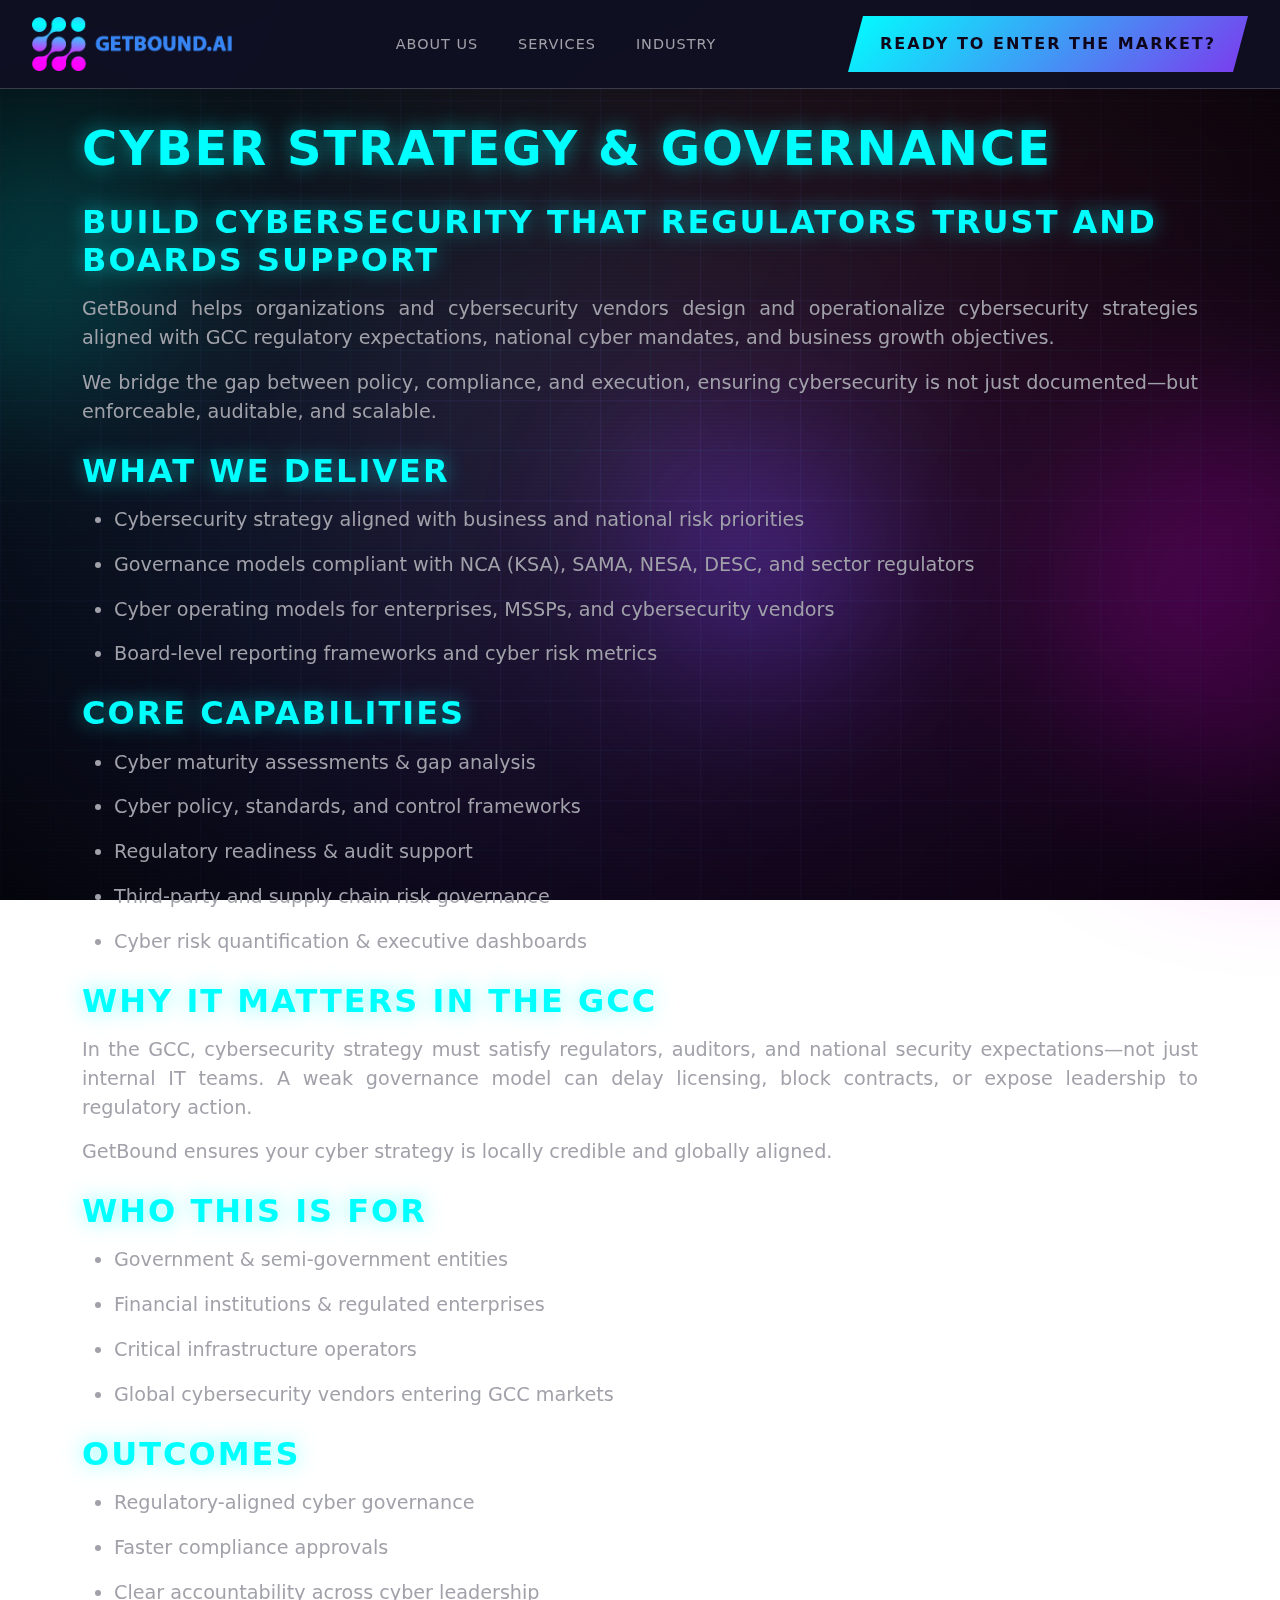
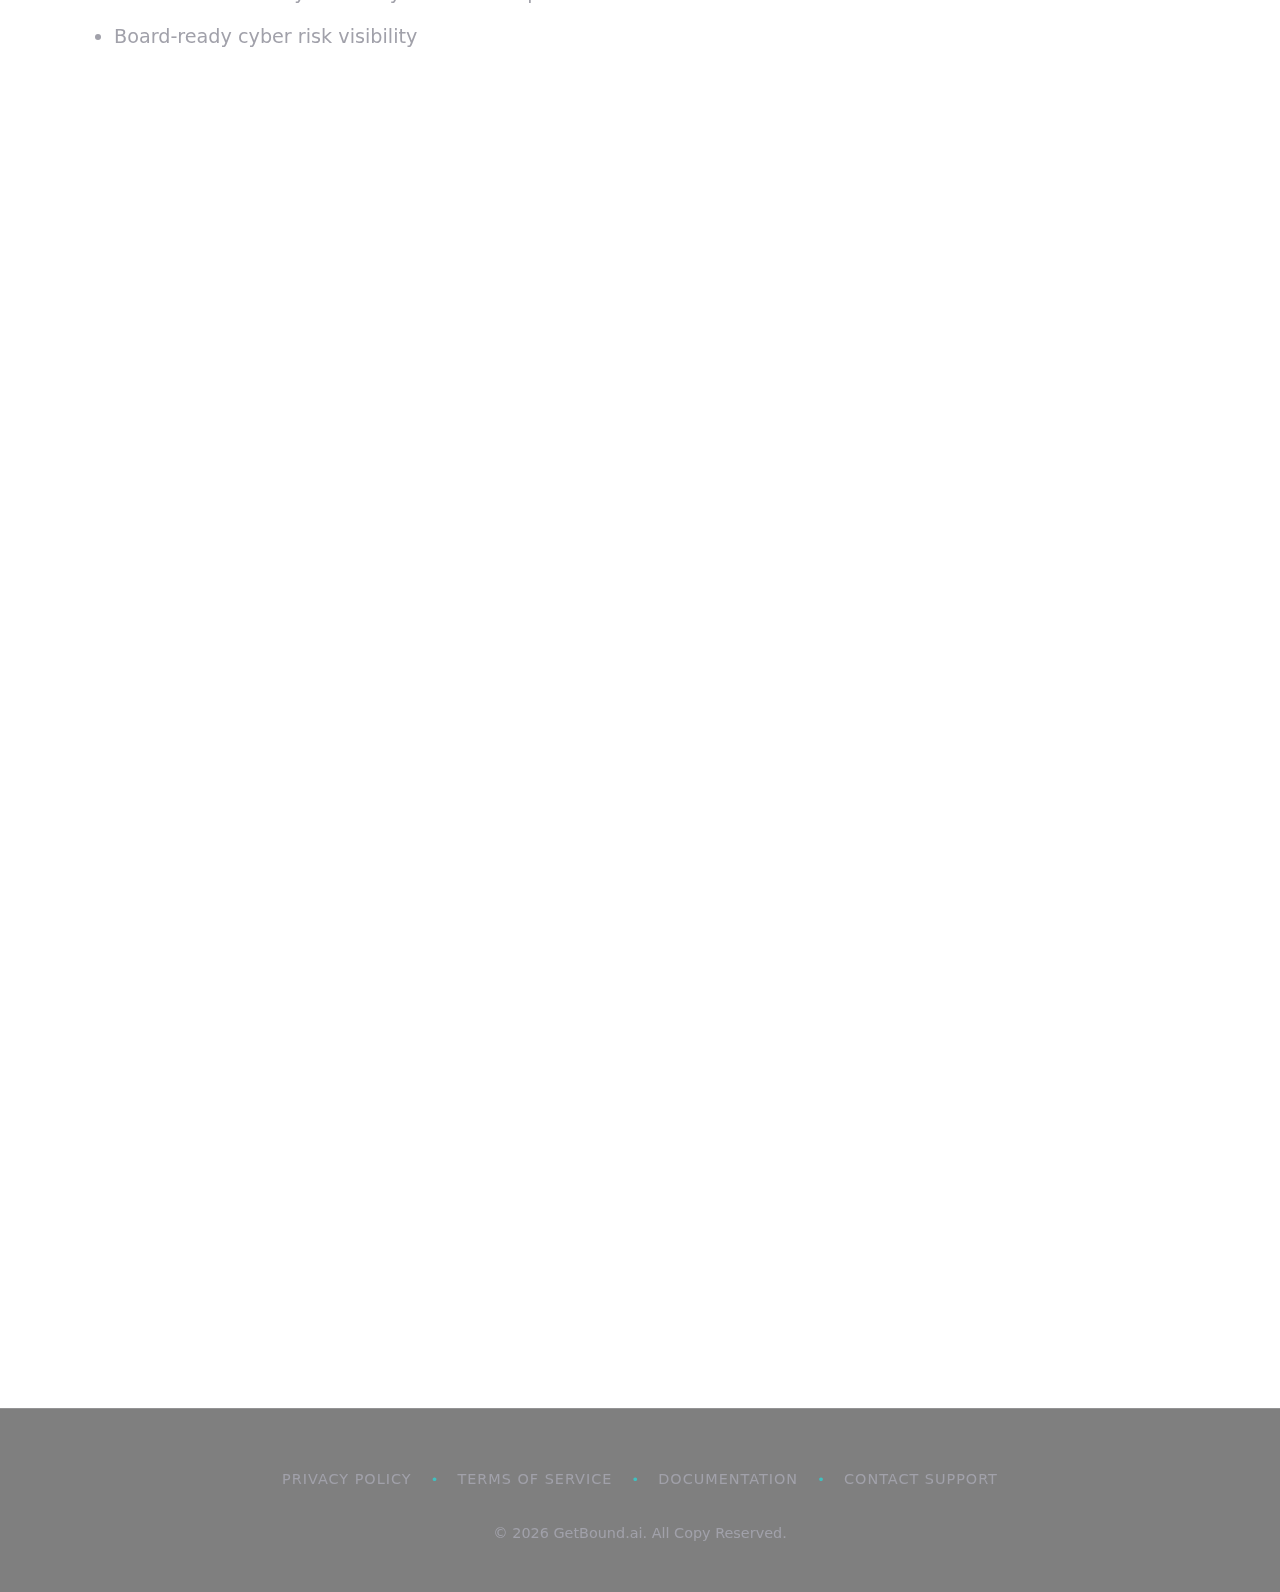
<file: cyber/services-cyber-strategy.html>
<!DOCTYPE html>
<html lang="en">
<head>
    <meta charset="UTF-8">
    <meta name="viewport" content="width=device-width, initial-scale=1.0">
    <title>GetBound - The Future of Team Collaboration</title>
    <!-- Favicon -->
    <link href="images/icon.ico" rel="icon">

    <link href="style.css" rel="stylesheet">
<link href="https://cdn.jsdelivr.net/npm/bootstrap@5.3.3/dist/css/bootstrap.min.css" rel="stylesheet">
  <script src="https://cdn.jsdelivr.net/npm/bootstrap@5.3.3/dist/js/bootstrap.bundle.min.js"></script>

<script src="//cdnjs.cloudflare.com/ajax/libs/jquery/2.2.4/jquery.min.js"></script>
</head>
<body id="top">
    <!-- Enhanced Background Elements -->
    <div class="cyber-bg">
        <div class="cyber-gradient"></div>
        <div class="matrix-rain" id="matrixRain"></div>
    </div>
    
    <div class="particles" id="particlesContainer"></div>
    
    <div class="data-streams" id="dataStreams"></div>
    
    <div class="orb orb1"></div>
    <div class="orb orb2"></div>
    <div class="orb orb3"></div>
    
    <div class="grid-overlay">
        <div class="grid-lines"></div>
        <div class="grid-glow"></div>
    </div>
    
    <div class="scanlines"></div>
    <div class="noise-overlay"></div>
    
    <!-- Navigation -->
    <nav>
        <div class="nav-container">
            <a href="index.html" class="logo"><img src="images/logo.png"/></a>
            <ul class="nav-links">
                <li><a href="index.html">About Us</a></li>
                <li>
                    <div class="dropdown">
                    <button class="dropbtn">Services</button>
                        <div class="dropdown-content">
                            <a target="_blank" href="services-cyber-strategy.html">Cyber Strategy & Governance</a>
                            <!-- <a target="_blank" href="services-managed-cyber.html">24/7 Managed Cyber Defense</a> -->
                            <a target="_blank" href="services-critical-security.html">OT & Critical Infrastructure Security</a>
                           <!-- <a target="_blank" href="services-offensive-defensive-security.html">Offensive & Defensive Security Operations</a> -->
                        </div>
                    </div>
                </li>
                <li>
                    <div class="dropdown">
                    <button class="dropbtn">INDUSTRY</button>
                        <div class="dropdown-content">
                            <a target="_blank" href="industry-defense-national-security.html">Defense & National Security</a>
                            <a target="_blank" href="industry-oil-gas-energy.html">Oil, Gas & Energy</a>
                        </div>
                    </div>
                </li>
            </ul>
            <div class="nav-bottom">
                <a href="#contact" class="cyber-button">Ready to Enter the Market?</a>
            </div>
            <button class="mobile-menu-button" id="mobileMenuBtn">
                <div class="hamburger">
                    <span></span>
                    <span></span>
                    <span></span>
                </div>
            </button>
        </div>
    </nav>

    <!-- Mobile Menu -->
    <div class="mobile-menu-overlay" id="mobileMenuOverlay"></div>
    <div class="mobile-menu" id="mobileMenu">
        <div class="mobile-menu-header">
            <a href="#top" class="mobile-menu-logo">GetBound</a>
            <button class="mobile-menu-close" id="mobileMenuClose">✕</button>
        </div>
        <div class="mobile-menu-cta">
            <a href="#" class="cyber-button">Ready to Enter the Market?</a>
        </div>
        <nav class="mobile-menu-nav">
            <ul>
                <li><a href="index.html">About Us</a></li>
                <li class="mobilenav-section">
                    <b>SERVICES</b>
                    <a target="_blank" href="services-cyber-strategy.html">Cyber Strategy & Governance</a>
                    <a target="_blank" href="services-critical-security.html">OT & Critical Infrastructure Security</a>
                </li>
                <li class="mobilenav-section">
                    <b>INDUSTRY</b>
                    <a target="_blank" href="industry-defense-national-security.html">Defense & National Security</a>
                    <a target="_blank" href="industry-oil-gas-energy.html">Oil, Gas & Energy</a>
                </li>
                <li><a href="#contact" style="color: #fff;margin: 18px 0;padding: 10px;" class="cyber-button">Ready to Enter the Market?</a></li>
            </ul>
        </nav>
    </div>


   <!-- Aboutus Section -->
    <section class="customsection fade-up" id="aboutus">
        <div class="container">
            <div class="row">
            <div class="col-md-12 sectiontext pagetext">
                <h1>Cyber Strategy & Governance</h1>
                <h2>Build Cybersecurity That Regulators Trust and Boards Support</h2>
                <p>GetBound helps organizations and cybersecurity vendors design and operationalize cybersecurity strategies aligned with GCC regulatory expectations, national cyber mandates, and business growth objectives.</p>
                <p>We bridge the gap between policy, compliance, and execution, ensuring cybersecurity is not just documented—but enforceable, auditable, and scalable.</p>
                
                <h2>What We Deliver</h2>
                <ul>
                    <li>Cybersecurity strategy aligned with business and national risk priorities</li>
                    <li>Governance models compliant with NCA (KSA), SAMA, NESA, DESC, and sector regulators</li>
                    <li>Cyber operating models for enterprises, MSSPs, and cybersecurity vendors</li>
                    <li>Board-level reporting frameworks and cyber risk metrics</li>
                </ul>

                <h2>Core Capabilities</h2>
                <ul>
                    <li>Cyber maturity assessments & gap analysis</li>
                    <li>Cyber policy, standards, and control frameworks</li>
                    <li>Regulatory readiness & audit support</li>
                    <li>Third-party and supply chain risk governance</li>
                    <li>Cyber risk quantification & executive dashboards</li>
                </ul>

                <h2>Why It Matters in the GCC</h2>
                <p>In the GCC, cybersecurity strategy must satisfy regulators, auditors, and national security expectations—not just internal IT teams. A weak governance model can delay licensing, block contracts, or expose leadership to regulatory action.</p>
                <p>GetBound ensures your cyber strategy is locally credible and globally aligned.</p>


                <h2>Who This Is For</h2>
                <ul>
                    <li>Government & semi-government entities</li>
                    <li>Financial institutions & regulated enterprises</li>
                    <li>Critical infrastructure operators</li>
                    <li>Global cybersecurity vendors entering GCC markets</li>
                </ul>

                
                <h2>Outcomes</h2>
                <ul>
                    <li>Regulatory-aligned cyber governance</li>
                    <li>Faster compliance approvals</li>
                    <li>Clear accountability across cyber leadership</li>
                    <li>Board-ready cyber risk visibility</li>
                </ul>





            </div>
            </div>
            
            
        </div>
    </section>






    <!-- Contact Section -->
    <section class="contact fade-up" id="contact">
        <div class="contact-container">
            <div class="section-header">
                <h2 class="section-title">Engage with GetBound.ai</h2>
                <p class="section-subtitle">Discuss your cybersecurity challenges with our experts.</p>
            </div>
            <div class="container">
            <div class="row" style="display: flex;align-items: center;">
                 <div class="col-md-6 sectiontext">
                 <h2>Ready to Enter the Market?</h2>
                <p>GetBound helps OT/ICS and critical infrastructure cybersecurity vendors enter and scale across the region through structured market development and partner-led delivery.</p>
                <p>We open the right doors.</p>
                <p>We position complex solutions (CDS, Data Diodes, Others).</p>
                <p>We enable proven delivery partners — not box movers.</p>
                <p>We convert PoC’s into repeatable revenue.</p>
            </div>
                <div class="col-md-6">
                    
            <div class="contact-form-wrapper">
                <div class="contact-form">
                    <form action="mailto:zal@getbound.ai?subject=GetBound%20Contact%20Request" method="POST" enctype="text/plain">

                    <div class="form-group">
                        <label for="name">Full Name</label>
                        <input type="text" id="name" name="Full Name" placeholder="Enter your full name" required>
                    </div>
                    
                    <div class="form-group">
                        <label for="email">Organization Email</label>
                        <input type="email" id="email" name="Organization Email" placeholder="your.id@GetBound.com" required>
                    </div>
                    
                    <div class="form-group">
                        <label for="message">Security Requirement</label>
                        <textarea id="message" name="Security Requirement" rows="5" placeholder="Compose your message to the network..." required></textarea>
                    </div>
                    
                    <button type="submit" class="btn-primary btn-submit">Initiate Secure Contact</button>
                    </form>
                </div>
            </div>

                </div>
            </div>
            </div>
        </div>
    </section>

    <!-- Footer -->
    <footer class="footer">
        <div class="footer-content">
            <div class="footer-links">
                <a href="#">Privacy Policy</a>
                <span class="footer-separator">•</span>
                <a href="#">Terms of Service</a>
                <span class="footer-separator">•</span>
                <a href="#">Documentation</a>
                <span class="footer-separator">•</span>
                <a href="#">Contact Support</a>
            </div>
            <div class="footer-bottom">
                <p>&copy; 2026 GetBound.ai. All Copy Reserved.</p>
            </div>
        </div>
    </footer>

    <script src="scripts.js"></script>
</body>
</html>
</file>
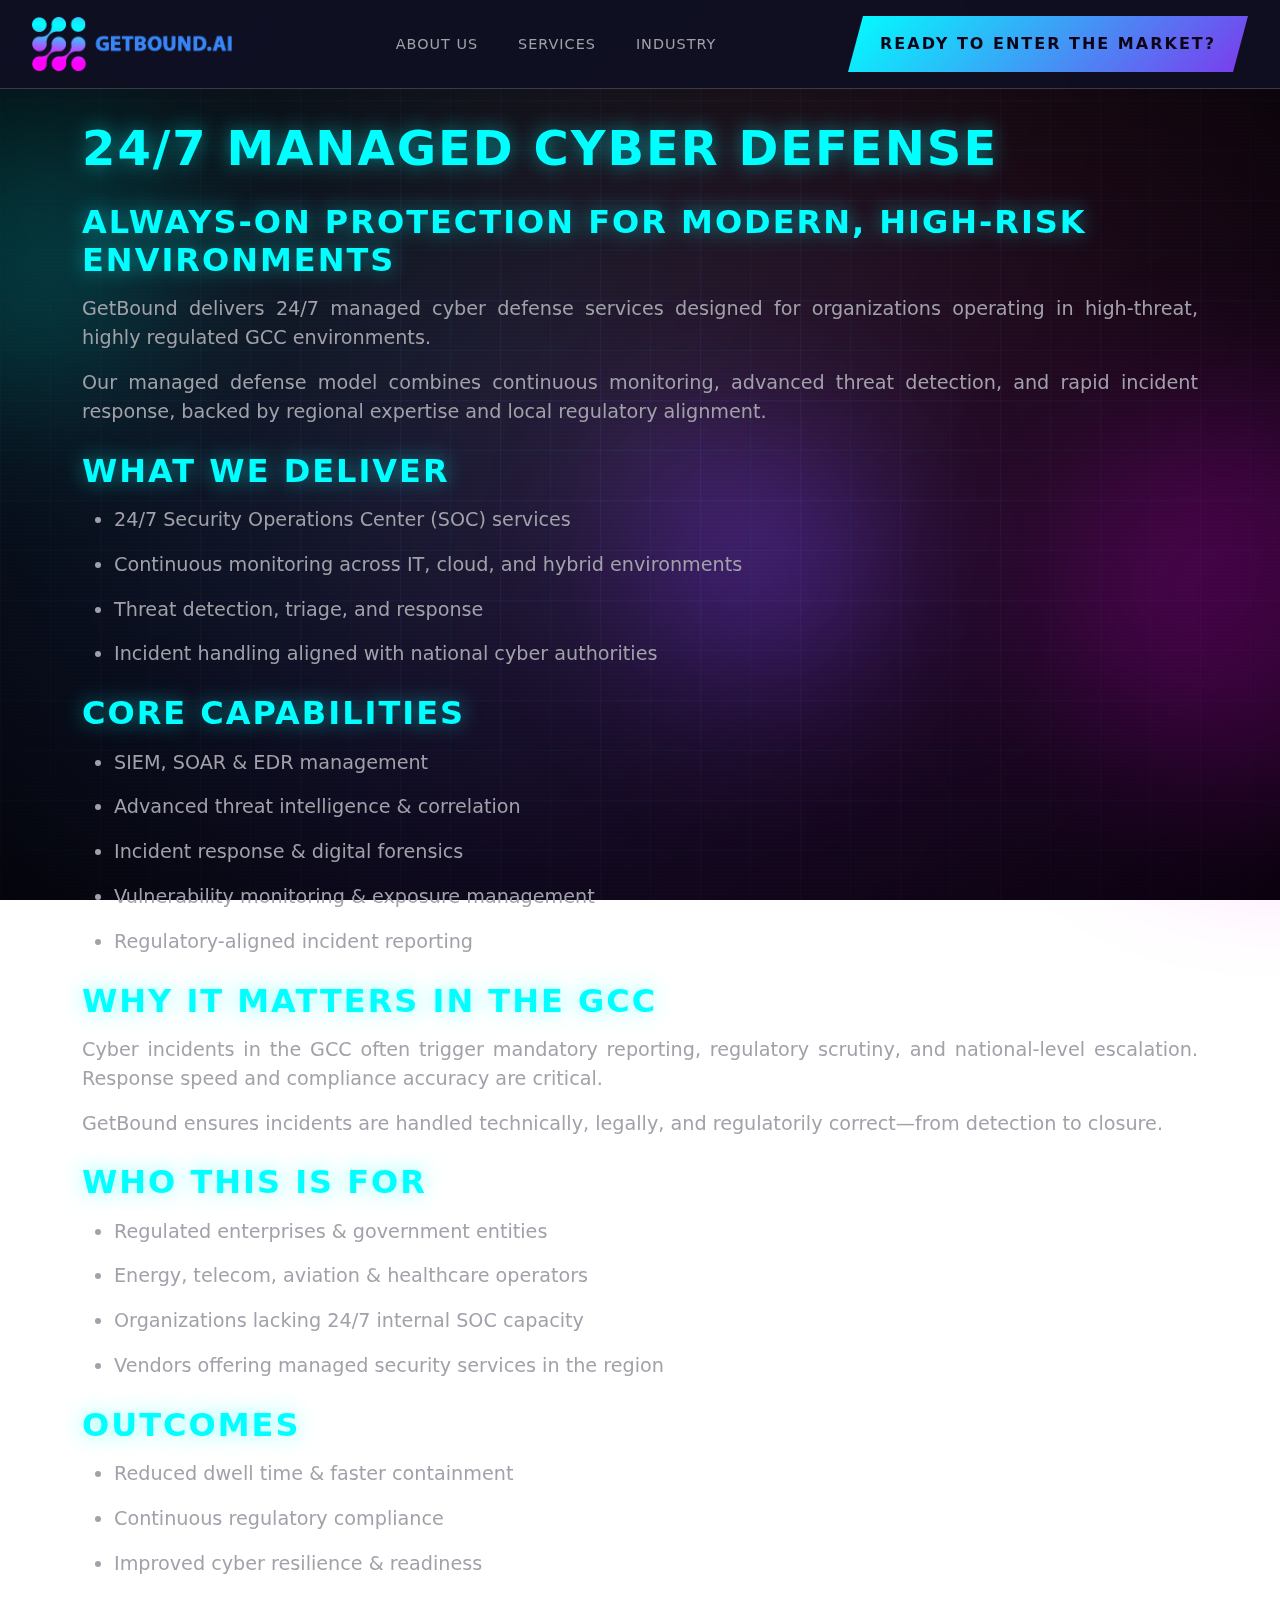
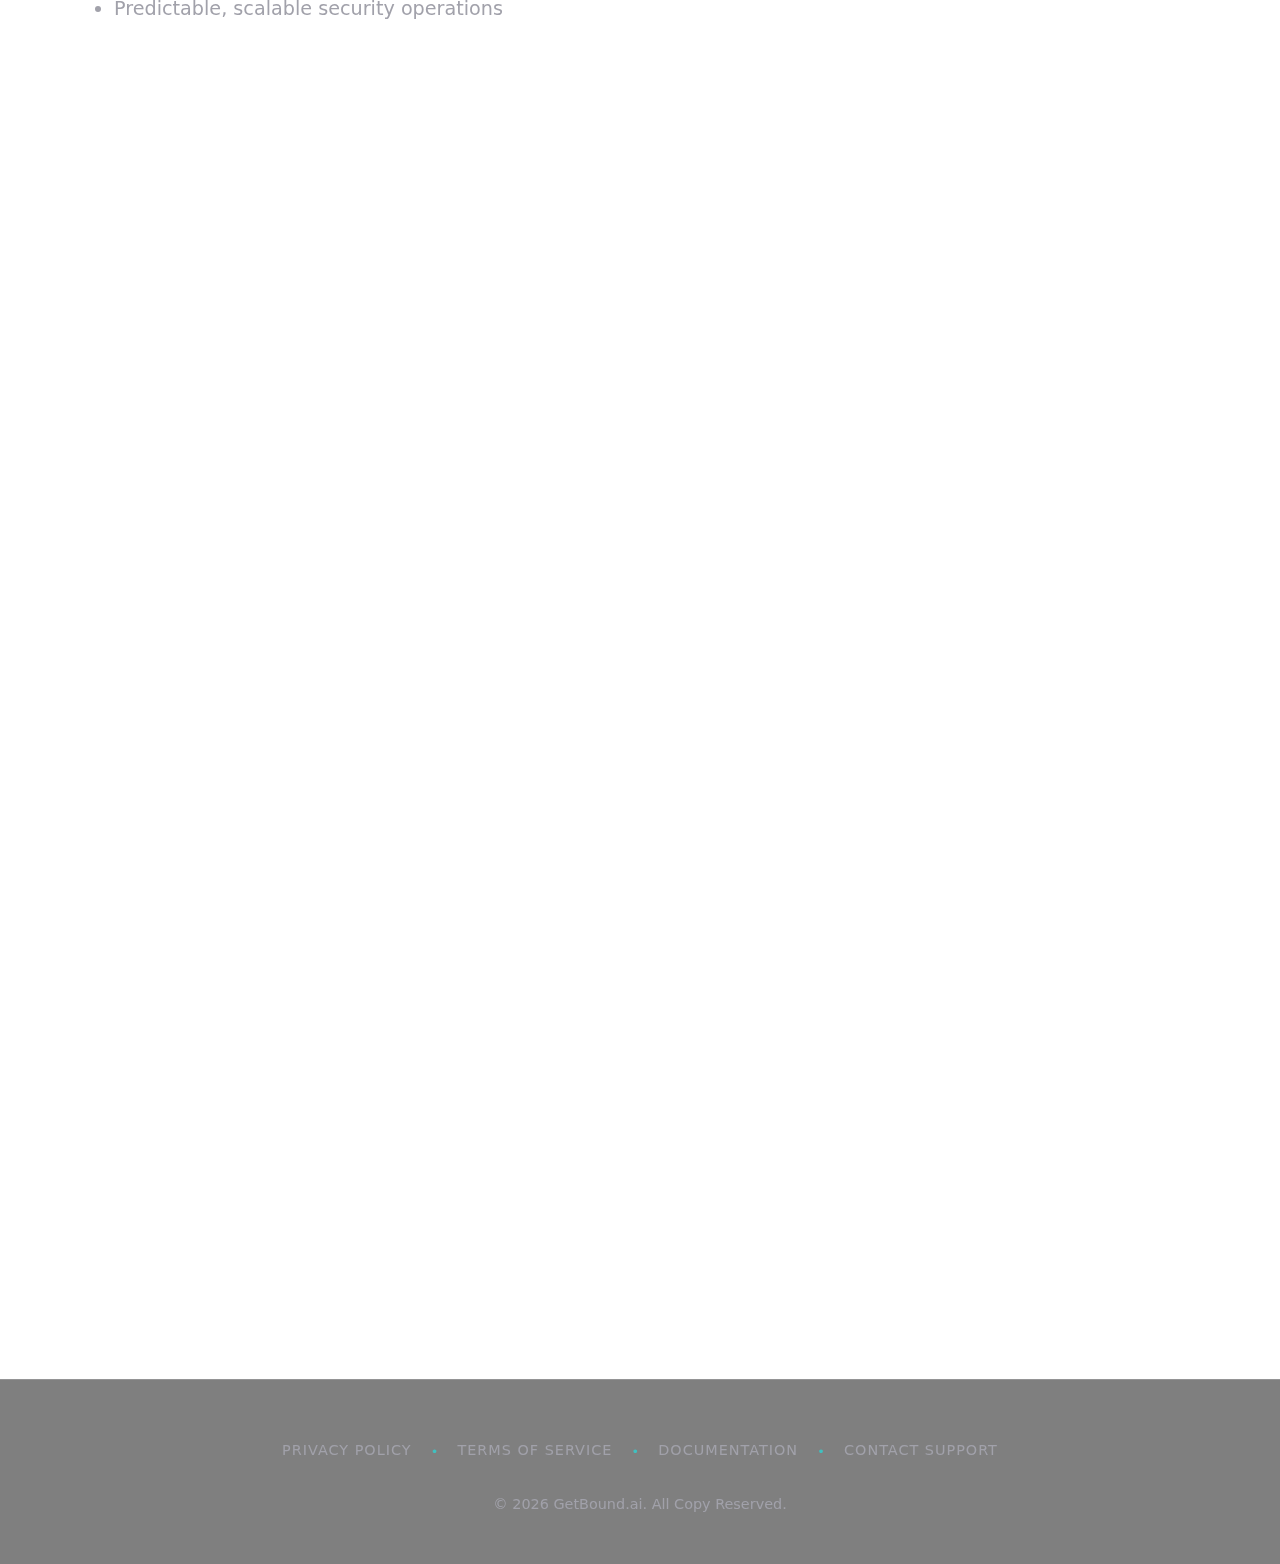
<file: cyber/services-managed-cyber.html>
<!DOCTYPE html>
<html lang="en">
<head>
    <meta charset="UTF-8">
    <meta name="viewport" content="width=device-width, initial-scale=1.0">
    <title>GetBound - The Future of Team Collaboration</title>
    <!-- Favicon -->
    <link href="images/icon.ico" rel="icon">

    <link href="style.css" rel="stylesheet">
<link href="https://cdn.jsdelivr.net/npm/bootstrap@5.3.3/dist/css/bootstrap.min.css" rel="stylesheet">
  <script src="https://cdn.jsdelivr.net/npm/bootstrap@5.3.3/dist/js/bootstrap.bundle.min.js"></script>

<script src="//cdnjs.cloudflare.com/ajax/libs/jquery/2.2.4/jquery.min.js"></script>
</head>
<body id="top">
    <!-- Enhanced Background Elements -->
    <div class="cyber-bg">
        <div class="cyber-gradient"></div>
        <div class="matrix-rain" id="matrixRain"></div>
    </div>
    
    <div class="particles" id="particlesContainer"></div>
    
    <div class="data-streams" id="dataStreams"></div>
    
    <div class="orb orb1"></div>
    <div class="orb orb2"></div>
    <div class="orb orb3"></div>
    
    <div class="grid-overlay">
        <div class="grid-lines"></div>
        <div class="grid-glow"></div>
    </div>
    
    <div class="scanlines"></div>
    <div class="noise-overlay"></div>
    
    <!-- Navigation -->
    <nav>
        <div class="nav-container">
            <a href="index.html" class="logo"><img src="images/logo.png"/></a>
            <ul class="nav-links">
                <li><a href="index.html">About Us</a></li>
                <li>
                    <div class="dropdown">
                    <button class="dropbtn">Services</button>
                        <div class="dropdown-content">
                            <a target="_blank" href="services-cyber-strategy.html">Cyber Strategy & Governance</a>
                            <a target="_blank" href="services-managed-cyber.html">24/7 Managed Cyber Defense</a>
                            <a target="_blank" href="services-critical-security.html">OT & Critical Infrastructure Security</a>
                            <a target="_blank" href="services-offensive-defensive-security.html">Offensive & Defensive Security Operations</a>
                        </div>
                    </div>
                </li>
                <li>
                    <div class="dropdown">
                    <button class="dropbtn">INDUSTRY</button>
                        <div class="dropdown-content seconddd" style="padding-top: 12px;">
                            <b>Defense & National Security:</b>
                            <a target="_blank" href="industry-nation-state-threat.html">Nation-state threat protection</a>
                            <a target="_blank" href="industry-mission-assurance.html">Mission assurance </a>
                            <a target="_blank" href="industry-sovereign-security.html" style="padding-bottom: 12px;">Sovereign security posture</a>
                            <b>Oil, Gas & Energy:</b>
                            <a target="_blank" href="industry-ot-ics-protection.html">OT/ICS protection</a>
                            <a target="_blank" href="industry-safety-and-uptime.html">Safety and uptime</a>
                            <a target="_blank" href="industry-regulatory-resilience.html">Regulatory resilience</a>
                        </div>
                    </div>
                </li>
            </ul>
            <div class="nav-bottom">
                <a href="#contact" class="cyber-button">Ready to Enter the Market?</a>
            </div>
            <button class="mobile-menu-button" id="mobileMenuBtn">
                <div class="hamburger">
                    <span></span>
                    <span></span>
                    <span></span>
                </div>
            </button>
        </div>
    </nav>

    <!-- Mobile Menu -->
    <div class="mobile-menu-overlay" id="mobileMenuOverlay"></div>
    <div class="mobile-menu" id="mobileMenu">
        <div class="mobile-menu-header">
            <a href="#top" class="mobile-menu-logo">GetBound</a>
            <button class="mobile-menu-close" id="mobileMenuClose">✕</button>
        </div>
        <div class="mobile-menu-cta">
            <a href="#" class="cyber-button">Ready to Enter the Market?</a>
        </div>
        <nav class="mobile-menu-nav">
            <ul>
                <li><a href="#stats">About Us</a></li>
                <li>
                    <div class="dropdown">
                    <button class="dropbtn">Services</button>
                        <div class="dropdown-content">
                            <a target="_blank" href="services-cyber-strategy.html">Cyber Strategy & Governance</a>
                            <a target="_blank" href="services-managed-cyber.html">24/7 Managed Cyber Defense</a>
                            <a target="_blank" href="services-critical-security.html">OT & Critical Infrastructure Security</a>
                            <a target="_blank" href="services-offensive-defensive-security.html">Offensive & Defensive Security Operations</a>
                        </div>
                    </div>
                </li>
                <li>
                    <div class="dropdown">
                    <button class="dropbtn">INDUSTRY</button>
                        <div class="dropdown-content seconddd" style="padding-top: 12px;">
                            <b>Defense & National Security:</b>
                            <a target="_blank" href="industry-nation-state-threat.html">Nation-state threat protection</a>
                            <a target="_blank" href="industry-mission-assurance.html">Mission assurance </a>
                            <a target="_blank" href="industry-sovereign-security.html" style="padding-bottom: 12px;">Sovereign security posture</a>
                            <b>Oil, Gas & Energy:</b>
                            <a target="_blank" href="industry-ot-ics-protection.html">OT/ICS protection</a>
                            <a target="_blank" href="industry-safety-and-uptime.html">Safety and uptime</a>
                            <a target="_blank" href="industry-regulatory-resilience.html">Regulatory resilience</a>
                        </div>
                    </div>
                </li>
            </ul>
        </nav>
    </div>


   <!-- Aboutus Section -->
    <section class="customsection fade-up" id="aboutus">
        <div class="container">
            <div class="row">
            <div class="col-md-12 sectiontext pagetext">
                <h1>24/7 Managed Cyber Defense</h1>

                <h2>Always-On Protection for Modern, High-Risk Environments</h2>
                <p>GetBound delivers 24/7 managed cyber defense services designed for organizations operating in high-threat, highly regulated GCC environments.</p>
                <p>Our managed defense model combines continuous monitoring, advanced threat detection, and rapid incident response, backed by regional expertise and local regulatory alignment.</p>
                
                <h2>What We Deliver</h2>
                <ul>
                <li>24/7 Security Operations Center (SOC) services</li>
                <li>Continuous monitoring across IT, cloud, and hybrid environments</li>
                <li>Threat detection, triage, and response</li>
                <li>Incident handling aligned with national cyber authorities</li>
                </ul>

                <h2>Core Capabilities</h2>
                <ul>
                <li>SIEM, SOAR & EDR management</li>
                <li>Advanced threat intelligence & correlation</li>
                <li>Incident response & digital forensics</li>
                <li>Vulnerability monitoring & exposure management</li>
                <li>Regulatory-aligned incident reporting</li>
                </ul>

                
                <h2>Why It Matters in the GCC</h2>
                <p>Cyber incidents in the GCC often trigger mandatory reporting, regulatory scrutiny, and national-level escalation. Response speed and compliance accuracy are critical.</p>
                <p>GetBound ensures incidents are handled technically, legally, and regulatorily correct—from detection to closure.</p>
                
                <h2>Who This Is For</h2>
                <ul>
                <li>Regulated enterprises & government entities</li>
                <li>Energy, telecom, aviation & healthcare operators</li>
                <li>Organizations lacking 24/7 internal SOC capacity</li>
                <li>Vendors offering managed security services in the region</li>
                </ul>
                
                <h2>Outcomes</h2>
                <ul>
                <li>Reduced dwell time & faster containment</li>
                <li>Continuous regulatory compliance</li>
                <li>Improved cyber resilience & readiness</li>
                <li>Predictable, scalable security operations</li>
                </ul>





            </div>
            </div>
            
            
        </div>
    </section>






    <!-- Contact Section -->
    <section class="contact fade-up" id="contact">
        <div class="contact-container">
            <div class="section-header">
                <h2 class="section-title">Engage with GetBound.ai</h2>
                <p class="section-subtitle">Discuss your cybersecurity challenges with our experts.</p>
            </div>
            <div class="container">
            <div class="row" style="display: flex;align-items: center;">
                 <div class="col-md-6 sectiontext">
                <h2>Ready to Enter the Market?</h2>
                <p>If you are serious about international growth and want a structured, disciplined, execution-led path to market, we should talk.</p>
                <p>GetBound opens doors.</p>
                <p>We sell complex solutions.</p>
                <p>We deliver locally.</p>
                <p>We scale globally.</p>
            </div>
                <div class="col-md-6">
                    
            <div class="contact-form-wrapper">
                <div class="contact-form">
                    <div class="form-group">
                        <label for="name">Full Name</label>
                        <input type="text" id="name" name="name" placeholder="Enter your full name" required>
                    </div>
                    
                    <div class="form-group">
                        <label for="email">Organization Email</label>
                        <input type="email" id="email" name="email" placeholder="your.id@GetBound.com" required>
                    </div>
                    
                    <div class="form-group">
                        <label for="message">Security Requirement</label>
                        <textarea id="message" name="message" rows="5" placeholder="Compose your message to the network..." required></textarea>
                    </div>
                    
                    <button type="submit" class="btn-primary btn-submit">Initiate Secure Contact</button>
                </div>
            </div>

                </div>
            </div>
            </div>
        </div>
    </section>

    <!-- Footer -->
    <footer class="footer">
        <div class="footer-content">
            <div class="footer-links">
                <a href="#">Privacy Policy</a>
                <span class="footer-separator">•</span>
                <a href="#">Terms of Service</a>
                <span class="footer-separator">•</span>
                <a href="#">Documentation</a>
                <span class="footer-separator">•</span>
                <a href="#">Contact Support</a>
            </div>
            <div class="footer-bottom">
                <p>&copy; 2026 GetBound.ai. All Copy Reserved.</p>
            </div>
        </div>
    </footer>

    <script src="scripts.js"></script>
</body>
</html>
</file>
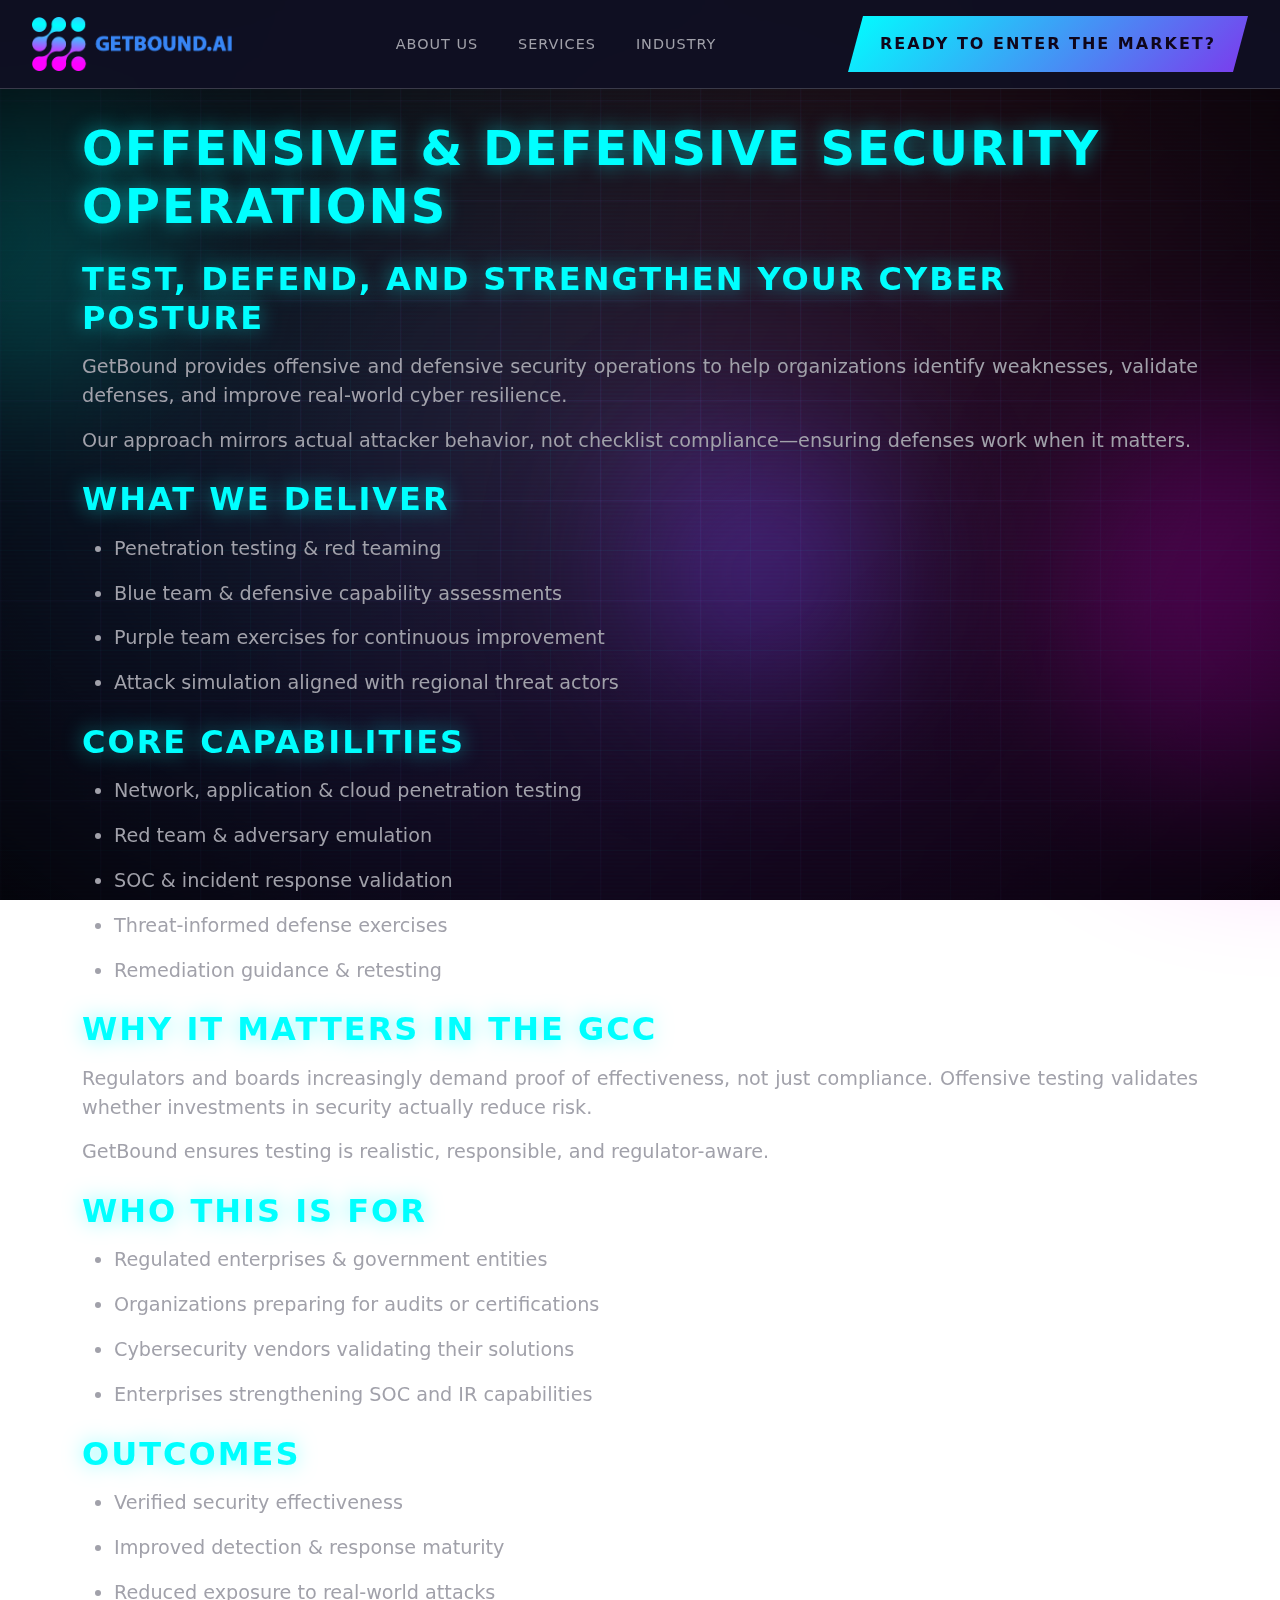
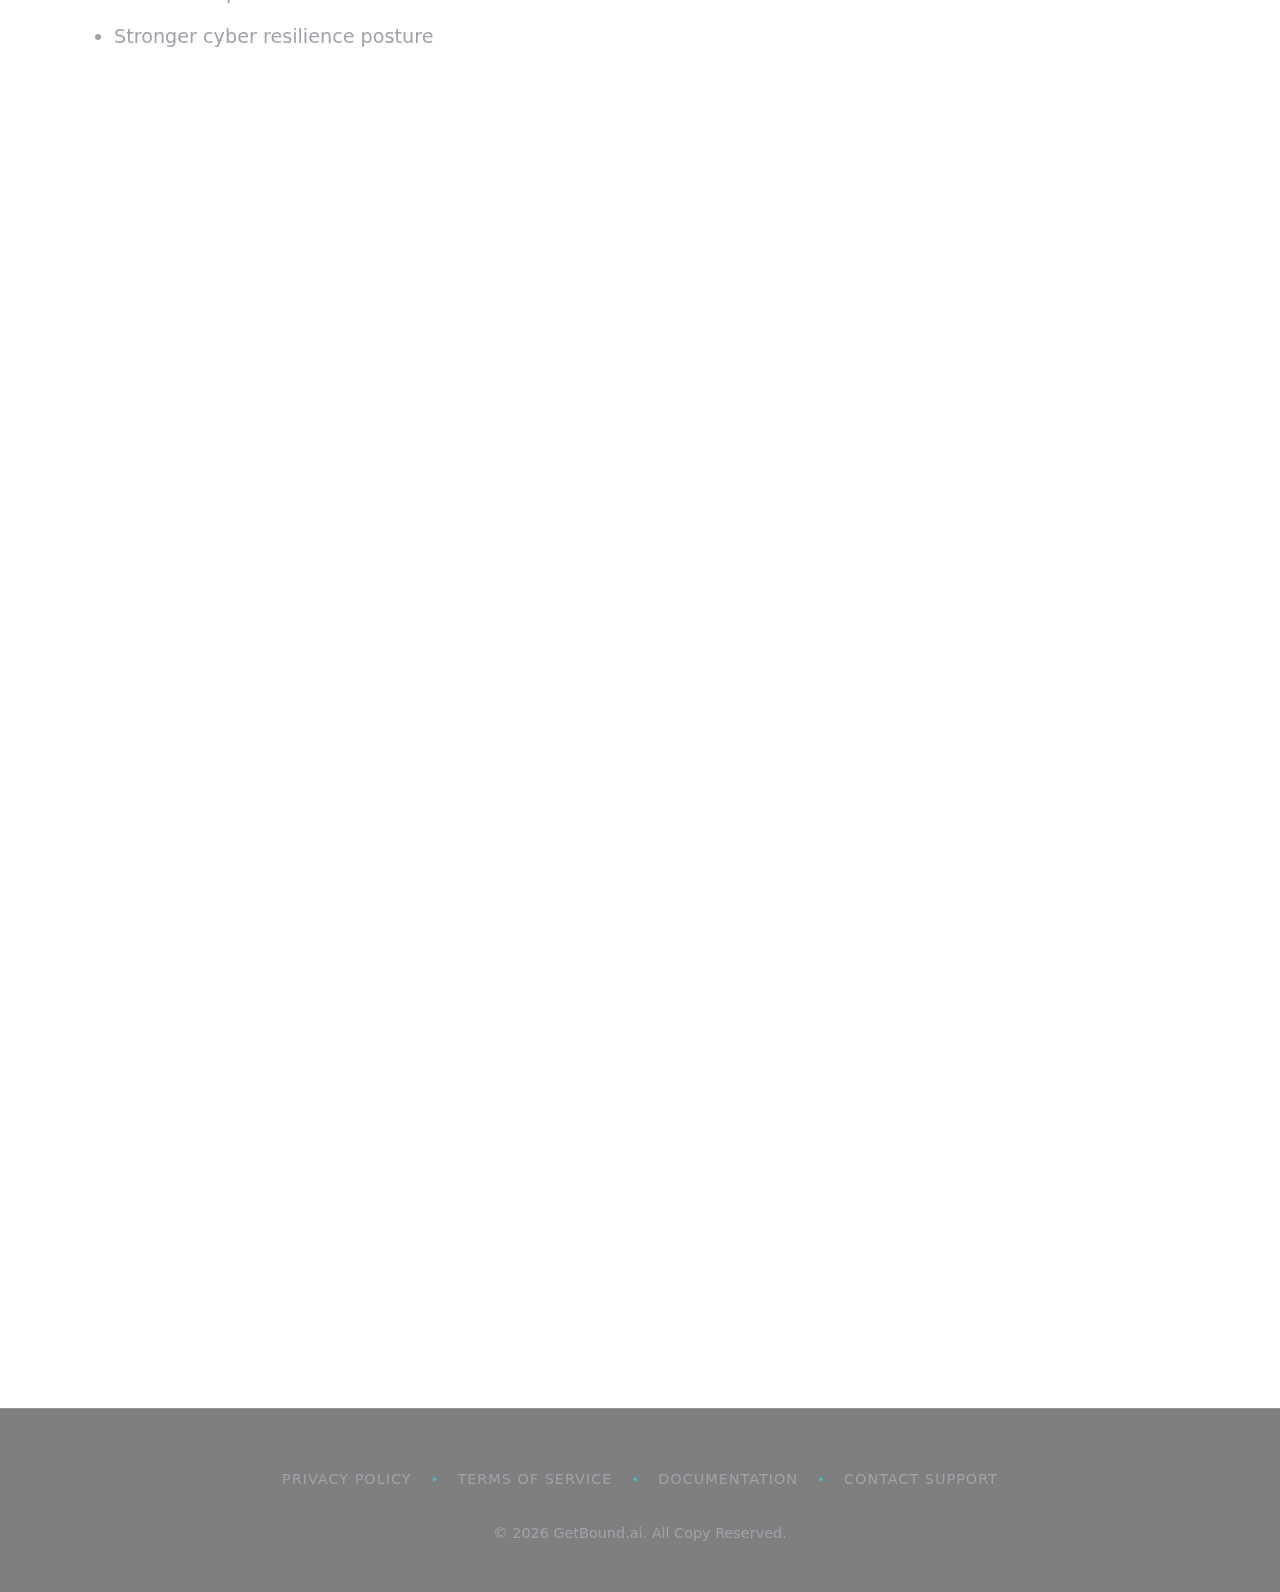
<file: cyber/services-offensive-defensive-security.html>
<!DOCTYPE html>
<html lang="en">
<head>
    <meta charset="UTF-8">
    <meta name="viewport" content="width=device-width, initial-scale=1.0">
    <title>GetBound - The Future of Team Collaboration</title>
    <!-- Favicon -->
    <link href="images/icon.ico" rel="icon">

    <link href="style.css" rel="stylesheet">
<link href="https://cdn.jsdelivr.net/npm/bootstrap@5.3.3/dist/css/bootstrap.min.css" rel="stylesheet">
  <script src="https://cdn.jsdelivr.net/npm/bootstrap@5.3.3/dist/js/bootstrap.bundle.min.js"></script>

<script src="//cdnjs.cloudflare.com/ajax/libs/jquery/2.2.4/jquery.min.js"></script>
</head>
<body id="top">
    <!-- Enhanced Background Elements -->
    <div class="cyber-bg">
        <div class="cyber-gradient"></div>
        <div class="matrix-rain" id="matrixRain"></div>
    </div>
    
    <div class="particles" id="particlesContainer"></div>
    
    <div class="data-streams" id="dataStreams"></div>
    
    <div class="orb orb1"></div>
    <div class="orb orb2"></div>
    <div class="orb orb3"></div>
    
    <div class="grid-overlay">
        <div class="grid-lines"></div>
        <div class="grid-glow"></div>
    </div>
    
    <div class="scanlines"></div>
    <div class="noise-overlay"></div>
    
    <!-- Navigation -->
    <nav>
        <div class="nav-container">
            <a href="index.html" class="logo"><img src="images/logo.png"/></a>
            <ul class="nav-links">
                <li><a href="index.html">About Us</a></li>
                <li>
                    <div class="dropdown">
                    <button class="dropbtn">Services</button>
                        <div class="dropdown-content">
                            <a target="_blank" href="services-cyber-strategy.html">Cyber Strategy & Governance</a>
                            <a target="_blank" href="services-managed-cyber.html">24/7 Managed Cyber Defense</a>
                            <a target="_blank" href="services-critical-security.html">OT & Critical Infrastructure Security</a>
                            <a target="_blank" href="services-offensive-defensive-security.html">Offensive & Defensive Security Operations</a>
                        </div>
                    </div>
                </li>
                <li>
                    <div class="dropdown">
                    <button class="dropbtn">INDUSTRY</button>
                        <div class="dropdown-content seconddd" style="padding-top: 12px;">
                            <b>Defense & National Security:</b>
                            <a target="_blank" href="industry-defense-national-security.html">Nation-state threat protection</a>
                            <a target="_blank" href="industry-defense-national-security.html">Mission assurance </a>
                            <a target="_blank" href="industry-defense-national-security.html" style="padding-bottom: 12px;">Sovereign security posture</a>
                            <b>Oil, Gas & Energy:</b>
                            <a target="_blank" href="industry-oil-gas-energy.html">OT/ICS protection</a>
                            <a target="_blank" href="industry-oil-gas-energy.html">Safety and uptime</a>
                            <a target="_blank" href="industry-oil-gas-energy.html">Regulatory resilience</a>
                        </div>
                    </div>
                </li>
            </ul>
            <div class="nav-bottom">
                <a href="#contact" class="cyber-button">Ready to Enter the Market?</a>
            </div>
            <button class="mobile-menu-button" id="mobileMenuBtn">
                <div class="hamburger">
                    <span></span>
                    <span></span>
                    <span></span>
                </div>
            </button>
        </div>
    </nav>

    <!-- Mobile Menu -->
    <div class="mobile-menu-overlay" id="mobileMenuOverlay"></div>
    <div class="mobile-menu" id="mobileMenu">
        <div class="mobile-menu-header">
            <a href="#top" class="mobile-menu-logo">GetBound</a>
            <button class="mobile-menu-close" id="mobileMenuClose">✕</button>
        </div>
        <div class="mobile-menu-cta">
            <a href="#" class="cyber-button">Ready to Enter the Market?</a>
        </div>
        <nav class="mobile-menu-nav">
            <ul>
                <li><a href="#stats">About Us</a></li>
                <li>
                    <div class="dropdown">
                    <button class="dropbtn">Services</button>
                        <div class="dropdown-content">
                            <a target="_blank" href="services-cyber-strategy.html">Cyber Strategy & Governance</a>
                            <a target="_blank" href="services-managed-cyber.html">24/7 Managed Cyber Defense</a>
                            <a target="_blank" href="services-critical-security.html">OT & Critical Infrastructure Security</a>
                            <a target="_blank" href="services-offensive-defensive-security.html">Offensive & Defensive Security Operations</a>
                        </div>
                    </div>
                </li>
                <li>
                    <div class="dropdown">
                    <button class="dropbtn">INDUSTRY</button>
                        <div class="dropdown-content seconddd" style="padding-top: 12px;">
                            <b>Defense & National Security:</b>
                            <a target="_blank" href="industry-defense-national-security.html">Nation-state threat protection</a>
                            <a target="_blank" href="industry-defense-national-security.html">Mission assurance </a>
                            <a target="_blank" href="industry-defense-national-security.html" style="padding-bottom: 12px;">Sovereign security posture</a>
                            <b>Oil, Gas & Energy:</b>
                            <a target="_blank" href="industry-oil-gas-energy.html">OT/ICS protection</a>
                            <a target="_blank" href="industry-oil-gas-energy.html">Safety and uptime</a>
                            <a target="_blank" href="industry-oil-gas-energy.html">Regulatory resilience</a>
                        </div>
                    </div>
                </li>
            </ul>
        </nav>
    </div>


   <!-- Aboutus Section -->
    <section class="customsection fade-up" id="aboutus">
        <div class="container">
            <div class="row">
            <div class="col-md-12 sectiontext pagetext">
                <h1>Offensive & Defensive Security Operations</h1>

                <h2>Test, Defend, and Strengthen Your Cyber Posture</h2>
                <p>GetBound provides offensive and defensive security operations to help organizations identify weaknesses, validate defenses, and improve real-world cyber resilience.</p>
                <p>Our approach mirrors actual attacker behavior, not checklist compliance—ensuring defenses work when it matters.</p>
                
                <h2>What We Deliver</h2>
                <ul>
                <li>Penetration testing & red teaming</li>
                <li>Blue team & defensive capability assessments</li>
                <li>Purple team exercises for continuous improvement</li>
                <li>Attack simulation aligned with regional threat actors</li>
                </ul>

                
                <h2>Core Capabilities</h2>
                <ul>
                <li>Network, application & cloud penetration testing</li>
                <li>Red team & adversary emulation</li>
                <li>SOC & incident response validation</li>
                <li>Threat-informed defense exercises</li>
                <li>Remediation guidance & retesting</li>
                </ul>


                
                <h2>Why It Matters in the GCC</h2>
                <p>Regulators and boards increasingly demand proof of effectiveness, not just compliance. Offensive testing validates whether investments in security actually reduce risk.</p>
                <p>GetBound ensures testing is realistic, responsible, and regulator-aware.</p>
                
                <h2>Who This Is For</h2>
                <ul>
                <li>Regulated enterprises & government entities</li>
                <li>Organizations preparing for audits or certifications</li>
                <li>Cybersecurity vendors validating their solutions</li>
                <li>Enterprises strengthening SOC and IR capabilities</li>
                </ul>
                
                <h2>Outcomes</h2>
                <ul>
                <li>Verified security effectiveness</li>
                <li>Improved detection & response maturity</li>
                <li>Reduced exposure to real-world attacks</li>
                <li>Stronger cyber resilience posture</li>
                </ul>






            </div>
            </div>
            
            
        </div>
    </section>






    <!-- Contact Section -->
    <section class="contact fade-up" id="contact">
        <div class="contact-container">
            <div class="section-header">
                <h2 class="section-title">Engage with GetBound.ai</h2>
                <p class="section-subtitle">Discuss your cybersecurity challenges with our experts.</p>
            </div>
            <div class="container">
            <div class="row" style="display: flex;align-items: center;">
                 <div class="col-md-6 sectiontext">
                <h2>Ready to Enter the Market?</h2>
                <p>If you are serious about international growth and want a structured, disciplined, execution-led path to market, we should talk.</p>
                <p>GetBound opens doors.</p>
                <p>We sell complex solutions.</p>
                <p>We deliver locally.</p>
                <p>We scale globally.</p>
            </div>
                <div class="col-md-6">
                    
            <div class="contact-form-wrapper">
                <div class="contact-form">
                    <div class="form-group">
                        <label for="name">Full Name</label>
                        <input type="text" id="name" name="name" placeholder="Enter your full name" required>
                    </div>
                    
                    <div class="form-group">
                        <label for="email">Organization Email</label>
                        <input type="email" id="email" name="email" placeholder="your.id@GetBound.com" required>
                    </div>
                    
                    <div class="form-group">
                        <label for="message">Security Requirement</label>
                        <textarea id="message" name="message" rows="5" placeholder="Compose your message to the network..." required></textarea>
                    </div>
                    
                    <button type="submit" class="btn-primary btn-submit">Initiate Secure Contact</button>
                </div>
            </div>

                </div>
            </div>
            </div>
        </div>
    </section>

    <!-- Footer -->
    <footer class="footer">
        <div class="footer-content">
            <div class="footer-links">
                <a href="#">Privacy Policy</a>
                <span class="footer-separator">•</span>
                <a href="#">Terms of Service</a>
                <span class="footer-separator">•</span>
                <a href="#">Documentation</a>
                <span class="footer-separator">•</span>
                <a href="#">Contact Support</a>
            </div>
            <div class="footer-bottom">
                <p>&copy; 2026 GetBound.ai. All Copy Reserved.</p>
            </div>
        </div>
    </footer>

    <script src="scripts.js"></script>
</body>
</html>
</file>
<file: cyber/style.css>
@charset "utf-8";
/* CSS Document */

 * {
            margin: 0;
            padding: 0;
            box-sizing: border-box;
        }

        :root {
            --primary-grey: #e5e7eb;
            --primary-orange: #f97316;
            --primary-purple: #7c3aed;
            --secondary-amber: #fbbf24;
            --dark-bg: #1a0b2e;
            --darker-bg: #0f051a;
            --card-bg: rgba(229, 231, 235, 0.03);
            --border-color: rgba(229, 231, 235, 0.2);
            --text-primary: #ffffff;
            --text-secondary: #a1a1aa;
            --primary-cyan: #00ffff;
            --primary-pink: #ff00ff;
        }

        body {
            font-family: 'JetBrains Mono', 'Fira Code', monospace;
            background: var(--darker-bg);
            color: var(--text-primary);
            line-height: 1.6;
            overflow-x: hidden;
        }

        /* Enhanced Cyberpunk Background */
        .cyber-bg {
            position: fixed;
            top: 0;
            left: 0;
            width: 100%;
            height: 100%;
            background: var(--darker-bg);
            overflow: hidden;
            z-index: -5;
        }

        /* Animated gradient background */
        .cyber-gradient {
            position: absolute;
            top: -50%;
            left: -50%;
            width: 200%;
            height: 200%;
            background: 
                radial-gradient(circle at 20% 30%, rgba(0, 255, 255, 0.15) 0%, transparent 50%),
                radial-gradient(circle at 80% 70%, rgba(255, 0, 255, 0.15) 0%, transparent 50%),
                radial-gradient(circle at 40% 80%, rgba(124, 58, 237, 0.15) 0%, transparent 50%),
                radial-gradient(circle at 60% 20%, rgba(249, 115, 22, 0.15) 0%, transparent 50%);
            animation: gradientRotate 30s linear infinite;
            filter: blur(40px);
        }

        @keyframes gradientRotate {
            0% { transform: rotate(0deg) scale(1); }
            50% { transform: rotate(180deg) scale(1.2); }
            100% { transform: rotate(360deg) scale(1); }
        }

        /* Matrix rain effect */
        .matrix-rain {
            position: absolute;
            top: 0;
            left: 0;
            width: 100%;
            height: 100%;
            overflow: hidden;
            opacity: 0.15;
        }

        .matrix-column {
            position: absolute;
            top: -100vh;
            font-family: 'Courier New', monospace;
            font-size: 14px;
            color: var(--primary-cyan);
            text-shadow: 0 0 5px var(--primary-cyan);
            animation: matrixFall linear infinite;
            writing-mode: vertical-rl;
            text-orientation: upright;
            background: linear-gradient(to bottom, transparent 0%, var(--primary-cyan) 50%, transparent 100%);
            -webkit-background-clip: text;
            background-clip: text;
            -webkit-text-fill-color: transparent;
        }

        .matrix-column:nth-child(3n) {
            color: var(--primary-pink);
            text-shadow: 0 0 5px var(--primary-pink);
            background: linear-gradient(to bottom, transparent 0%, var(--primary-pink) 50%, transparent 100%);
        }

        .matrix-column:nth-child(5n) {
            color: var(--primary-purple);
            text-shadow: 0 0 5px var(--primary-purple);
            background: linear-gradient(to bottom, transparent 0%, var(--primary-purple) 50%, transparent 100%);
        }

        @keyframes matrixFall {
            0% { transform: translateY(0); }
            100% { transform: translateY(200vh); }
        }

        /* Animated grid overlay */
        .grid-overlay {
            position: fixed;
            top: 0;
            left: 0;
            width: 100%;
            height: 100%;
            z-index: -2;
        }

        .grid-lines {
            position: absolute;
            top: 0;
            left: 0;
            width: 100%;
            height: 100%;
            background-image: 
                linear-gradient(rgba(0, 255, 255, 0.05) 1px, transparent 1px),
                linear-gradient(90deg, rgba(0, 255, 255, 0.05) 1px, transparent 1px);
            background-size: 50px 50px;
            animation: gridMove 20s linear infinite;
        }

        .grid-glow {
            position: absolute;
            top: 0;
            left: 0;
            width: 100%;
            height: 100%;
            background-image: 
                linear-gradient(rgba(255, 0, 255, 0.03) 2px, transparent 2px),
                linear-gradient(90deg, rgba(255, 0, 255, 0.03) 2px, transparent 2px);
            background-size: 100px 100px;
            animation: gridMove 30s linear infinite reverse;
        }

        @keyframes gridMove {
            0% { transform: translate(0, 0); }
            100% { transform: translate(50px, 50px); }
        }

        /* Floating particles */
        .particles {
            position: fixed;
            top: 0;
            left: 0;
            width: 100%;
            height: 100%;
            overflow: hidden;
            z-index: -3;
        }

        .particle {
            position: absolute;
            width: 4px;
            height: 4px;
            background: var(--primary-cyan);
            border-radius: 50%;
            box-shadow: 0 0 10px var(--primary-cyan);
            animation: float 20s infinite;
            opacity: 0;
            transition: transform 0.3s ease, box-shadow 0.3s ease;
        }

        .particle:nth-child(odd) {
            background: var(--primary-pink);
            box-shadow: 0 0 10px var(--primary-pink);
            animation-duration: 25s;
        }

        @keyframes float {
            0% {
                transform: translateY(100vh) translateX(0);
                opacity: 0;
            }
            10% {
                opacity: 1;
            }
            90% {
                opacity: 1;
            }
            100% {
                transform: translateY(-100vh) translateX(100px);
                opacity: 0;
            }
        }

        /* Glowing orbs */
        .orb {
            position: fixed;
            border-radius: 50%;
            filter: blur(80px);
            opacity: 0.5;
            animation: orbFloat 20s ease-in-out infinite;
            pointer-events: none;
            z-index: -4;
        }

        .orb1 {
            width: 300px;
            height: 300px;
            background: var(--primary-cyan);
            top: 10%;
            left: -150px;
            animation-delay: 0s;
        }

        .orb2 {
            width: 400px;
            height: 400px;
            background: var(--primary-pink);
            bottom: 10%;
            right: -200px;
            animation-delay: 5s;
        }

        .orb3 {
            width: 250px;
            height: 250px;
            background: var(--primary-purple);
            top: 50%;
            left: 50%;
            animation-delay: 10s;
        }

        @keyframes orbFloat {
            0%, 100% {
                transform: translate(0, 0) scale(1);
            }
            33% {
                transform: translate(100px, -50px) scale(1.1);
            }
            66% {
                transform: translate(-50px, 100px) scale(0.9);
            }
        }

        /* Scanlines effect */
        .scanlines {
            position: fixed;
            top: 0;
            left: 0;
            width: 100%;
            height: 100%;
            pointer-events: none;
            z-index: -1;
        }

        .scanlines::before {
            content: '';
            position: absolute;
            top: 0;
            left: 0;
            width: 100%;
            height: 100%;
            background: linear-gradient(
                transparent 0%,
                rgba(0, 255, 255, 0.03) 50%,
                transparent 100%
            );
            background-size: 100% 4px;
            animation: scanline 8s linear infinite;
        }

        .scanlines::after {
            content: '';
            position: absolute;
            top: 0;
            left: 0;
            width: 100%;
            height: 100%;
            background: radial-gradient(ellipse at center, transparent 0%, rgba(0, 0, 0, 0.8) 100%);
            pointer-events: none;
        }

        /* Noise texture overlay */
        .noise-overlay {
            position: fixed;
            top: 0;
            left: 0;
            width: 100%;
            height: 100%;
            opacity: 0.03;
            z-index: -1;
            pointer-events: none;
            background-image: 
                repeating-linear-gradient(45deg, transparent, transparent 2px, rgba(255, 255, 255, 0.03) 2px, rgba(255, 255, 255, 0.03) 4px),
                repeating-linear-gradient(-45deg, transparent, transparent 2px, rgba(0, 255, 255, 0.02) 2px, rgba(0, 255, 255, 0.02) 4px);
        }

        @keyframes scanline {
            0% { transform: translateY(-100%); }
            100% { transform: translateY(100%); }
        }

        /* Navigation */
        nav {
            position: fixed;
            top: 0;
            width: 100%;
            padding: 1rem 2rem;
            background: rgba(15, 15, 35, 0.9);
            backdrop-filter: blur(20px);
            border-bottom: 1px solid var(--border-color);
            z-index: 10000;
            transition: all 0.3s ease;
        }

        .nav-container {
            max-width: 1400px;
            margin: 0 auto;
            display: flex;
            justify-content: space-between;
            align-items: center;
        }

        /* Mobile Menu Button */
        .mobile-menu-button {
            display: none;
            background: none;
            border: none;
            color: var(--primary-cyan);
            font-size: 1.5rem;
            cursor: pointer;
            position: relative;
            width: 30px;
            height: 30px;
            transition: all 0.3s ease;
        }

        .mobile-menu-button:hover {
            color: var(--primary-orange);
            transform: scale(1.1);
        }

        .hamburger {
            position: relative;
            width: 25px;
            height: 20px;
            margin: auto;
        }

        .hamburger span {
            display: block;
            position: absolute;
            height: 2px;
            width: 100%;
            background: var(--primary-cyan);
            border-radius: 1px;
            opacity: 1;
            left: 0;
            transform: rotate(0deg);
            transition: all 0.25s ease-in-out;
            box-shadow: 0 0 5px var(--primary-cyan);
            transform-origin: center;
        }

        .hamburger span:nth-child(1) {
            top: 0px;
        }

        .hamburger span:nth-child(2) {
            top: 9px;
        }

        .hamburger span:nth-child(3) {
            top: 18px;
        }

        .mobile-menu-button.active .hamburger span:nth-child(1) {
            top: 9px;
            transform: rotate(135deg);
            background: var(--primary-orange);
        }

        .mobile-menu-button.active .hamburger span:nth-child(2) {
            opacity: 0;
            left: -25px;
        }

        .mobile-menu-button.active .hamburger span:nth-child(3) {
            top: 9px;
            transform: rotate(-135deg);
            background: var(--primary-orange);
        }

        /* Mobile Menu */
        .mobile-menu {
            position: fixed;
            top: 78px;
            right: -100%;
            width: 80%;
            max-width: 350px;
            height: calc(100vh - 78px);
            background: var(--darker-bg);
            backdrop-filter: blur(20px);
            border-left: 2px solid var(--border-color);
            z-index: 9999;
            transition: right 0.4s cubic-bezier(0.23, 1, 0.32, 1);
            overflow-y: auto;
            box-shadow: -10px 0 30px rgba(0, 0, 0, 0.5);
            display: flex;
            flex-direction: column;
        }

        .mobile-menu.active {
            right: 0;
        }

        .mobile-menu-overlay {
            position: fixed;
            top: 0;
            left: 0;
            width: 100%;
            height: 100vh;
            background: rgba(0, 0, 0, 0.7);
            z-index: 9998;
            opacity: 0;
            visibility: hidden;
            transition: all 0.3s ease;
        }

        .mobile-menu-overlay.active {
            opacity: 1;
            visibility: visible;
        }

        .mobile-menu-header {
            padding: 2rem;
            border-bottom: 1px solid var(--border-color);
            display: flex;
            justify-content: space-between;
            align-items: center;
            flex-shrink: 0;
        }

        .mobile-menu-logo {
            font-size: 1.5rem;
            font-weight: 700;
            color: var(--primary-cyan);
            text-shadow: 0 0 15px var(--primary-cyan);
            text-decoration: none;
            display: inline-block;
            transition: all 0.3s ease;
        }

        .mobile-menu-logo::before {
            content: '>';
            margin-right: 0.5rem;
            color: var(--primary-orange);
            transition: all 0.3s ease;
        }

        .mobile-menu-logo::after {
            content: '_';
            animation: blink 1s infinite;
            color: var(--primary-cyan);
        }

        .mobile-menu-logo:hover {
            text-shadow: 0 0 25px var(--primary-cyan);
            transform: scale(1.05);
        }

        .mobile-menu-logo:hover::before {
            margin-right: 0.8rem;
            text-shadow: 0 0 10px var(--primary-orange);
        }

        .mobile-menu-close {
            background: none;
            border: none;
            color: var(--primary-cyan);
            font-size: 1.5rem;
            cursor: pointer;
            width: 30px;
            height: 30px;
            display: flex;
            align-items: center;
            justify-content: center;
            transition: all 0.3s ease;
        }

        .mobile-menu-close:hover {
            color: var(--primary-orange);
            transform: rotate(90deg);
        }

        .mobile-menu-nav {
            padding: 0;
            flex-grow: 1;
        }

        .mobile-menu-nav ul {
            list-style: none;
            padding: 0;
            margin: 0;
        }

        .mobile-menu-nav li {
            margin: 0;
        }

        .mobile-menu-nav a {
            display: block;
            padding: 1.5rem 2rem;
            color: var(--text-secondary);
            text-decoration: none;
            font-weight: 600;
            text-transform: uppercase;
            letter-spacing: 1px;
            font-size: 1.1rem;
            transition: all 0.3s ease;
            position: relative;
            border-bottom: 1px solid rgba(229, 231, 235, 0.1);
        }

        .mobile-menu-nav a:hover {
            color: var(--primary-cyan);
            background: rgba(0, 255, 255, 0.05);
            padding-left: 3rem;
            text-shadow: 0 0 10px var(--primary-cyan);
        }

        .mobile-menu-nav a::before {
            content: '>';
            position: absolute;
            left: 2rem;
            opacity: 0;
            transform: translateX(-10px);
            transition: all 0.3s ease;
            color: var(--primary-orange);
        }

        .mobile-menu-nav a:hover::before {
            opacity: 1;
            transform: translateX(0);
        }

        .mobile-menu-nav li:last-child a {
            border-bottom: none;
        }

        .mobile-menu-cta {
            padding: 2rem;
            flex-shrink: 0;
            border-bottom: 1px solid var(--border-color);
        }

        .cyber-button {
            display: inline-block;
            background: linear-gradient(135deg, var(--primary-cyan), var(--primary-purple));
            color: var(--darker-bg);
            padding: 1rem 2rem;
            text-decoration: none;
            font-weight: 700;
            text-transform: uppercase;
            letter-spacing: 2px;
            transition: all 0.3s ease;
            clip-path: polygon(15px 0%, 100% 0%, calc(100% - 15px) 100%, 0% 100%);
            box-shadow: 0 0 20px rgba(0, 255, 255, 0.3);
            width: 100%;
            text-align: center;
        }

        .cyber-button:hover {
            transform: translateY(-2px);
            box-shadow: 0 0 30px rgba(0, 255, 255, 0.5);
        }

        /* Animation keyframes for mobile menu */
        @keyframes slideInLeft {
            from {
                opacity: 0;
                transform: translateX(20px);
            }
            to {
                opacity: 1;
                transform: translateX(0);
            }
        }

        @keyframes slideInUp {
            from {
                opacity: 0;
                transform: translateY(20px);
            }
            to {
                opacity: 1;
                transform: translateY(0);
            }
        }

        /* Desktop Navigation Layout */
        @media (min-width: 769px) {
            .mobile-menu-button {
                display: none !important;
            }
            
            .nav-container {
                flex-direction: row;
                align-items: center;
                gap: 0;
            }
            
            .nav-top {
                flex: 0 0 auto;
            }
            
            .nav-links {
                flex: 1;
                display: flex;
                flex-direction: row;
                justify-content: center;
                margin: 0 2rem;
                max-width: none;
            }
            
            .nav-links a {
                padding: 0;
                border-bottom: none;
                font-size: 0.9rem;
            }
            
            .nav-links a:hover {
                background: none;
                transform: none;
                padding-left: 16px;
            }
            
            .nav-links a::before {
                display: none;
            }
            
            .nav-bottom {
                flex: 0 0 auto;
            }
            
            .cyber-button {
                width: auto;
                max-width: none;
            }
        }

        .logo {
            font-size: 1.8rem;
            font-weight: 700;
            color: var(--primary-cyan);
            text-shadow: 0 0 20px var(--primary-cyan);
            position: relative;
            cursor: pointer;
            text-decoration: none;
            display: inline-block;
            transition: all 0.3s ease;
        }

        .logo:hover {
            text-shadow: 0 0 30px var(--primary-cyan);
            transform: scale(1.05);
        }

        /* .logo::before {
            content: '>';
            margin-right: 0.5rem;
            color: var(--primary-orange);
            transition: all 0.3s ease;
        }

        .logo:hover::before {
            margin-right: 0.8rem;
            text-shadow: 0 0 10px var(--primary-orange);
        }

        .logo::after {
            content: '_';
            animation: blink 1s infinite;
            color: var(--primary-cyan);
        } */

        .logo img {
            width: 200px;
            position: relative;
        }

        @keyframes blink {
            0%, 50% { opacity: 1; }
            51%, 100% { opacity: 0; }
        }

        .nav-links {
            display: flex;
            list-style: none;
            gap: 2.5rem;
        }

        .nav-links a {
            color: var(--text-secondary);
            text-decoration: none;
            font-weight: 500;
            transition: all 0.3s ease;
            position: relative;
            text-transform: uppercase;
            font-size: 0.9rem;

            letter-spacing: 1px;
        }

        .nav-links a:hover {
            color: var(--primary-cyan);
            text-shadow: 0 0 10px var(--primary-cyan);
        }

        .nav-links a::before {
            content: '';
            position: absolute;
            bottom: -5px;
            left: 0;
            width: 0;
            height: 2px;
            background: linear-gradient(90deg, var(--primary-cyan), var(--primary-purple));
            transition: width 0.3s ease;
            box-shadow: 0 0 10px var(--primary-cyan);
        }

        .nav-links a:hover::before {
            width: 100%;
        }

        /* Hero Section */
        .hero {
            padding: 150px 2rem 100px;
            text-align: center;
            position: relative;
            min-height: 100vh;
            display: flex;
            align-items: center;
        }

        .hero-container {
            max-width: 1400px;
            margin: 0 auto;
            width: 100%;
        }

        .hero-title {
            font-size: clamp(3rem, 8vw, 6rem);
            font-weight: 900;
            margin-bottom: 2rem;
            text-transform: uppercase;
            letter-spacing: 3px;
            position: relative;
            cursor: pointer;
            line-height: 1.2;
        }

        .hero-nexus {
            background: linear-gradient(135deg, var(--primary-cyan), #00ccff);
            background: -webkit-linear-gradient(135deg, var(--primary-cyan), #00ccff);
            -webkit-background-clip: text;
            background-clip: text;
            -webkit-text-fill-color: transparent;
            display: inline-block;
            transition: all 0.3s ease;
            animation: cyanPulse 3s ease-in-out infinite;
            position: relative;
        }

        .hero-flow {
            background: linear-gradient(135deg, var(--primary-purple), var(--primary-pink));
            background: -webkit-linear-gradient(135deg, var(--primary-purple), var(--primary-pink));
            -webkit-background-clip: text;
            background-clip: text;
            -webkit-text-fill-color: transparent;
            margin-left: 0.1em;
            display: inline-block;
            transition: all 0.3s ease;
            animation: purplePulse 3s ease-in-out infinite;
            animation-delay: 1.5s;
            position: relative;
        }

        @keyframes cyanPulse {
            0%, 100% { 
                filter: brightness(1) drop-shadow(0 0 15px rgba(0, 255, 255, 0.6));
                transform: translateY(0) scale(1);
            }
            50% { 
                filter: brightness(1.1) drop-shadow(0 0 25px rgba(0, 255, 255, 0.8));
                transform: translateY(-2px) scale(1.01);
            }
        }

        @keyframes purplePulse {
            0%, 100% { 
                filter: brightness(1) drop-shadow(0 0 15px rgba(255, 0, 255, 0.6));
                transform: translateY(0) scale(1);
            }
            50% { 
                filter: brightness(1.1) drop-shadow(0 0 25px rgba(255, 0, 255, 0.8));
                transform: translateY(-2px) scale(1.01);
            }
        }

        /* Clean hover effect */
        .hero-title:hover .hero-nexus {
            transform: translateX(-3px) scale(1.02);
            filter: brightness(1.2) drop-shadow(0 0 30px rgba(0, 255, 255, 0.9));
        }

        .hero-title:hover .hero-flow {
            transform: translateX(3px) scale(1.02);
            filter: brightness(1.2) drop-shadow(0 0 30px rgba(255, 0, 255, 0.9));
        }

        /* Subtle background glow for each word */
        .hero-nexus::before {
            content: '';
            position: absolute;
            top: 50%;
            left: 50%;
            transform: translate(-50%, -50%);
            width: 200%;
            height: 200%;
            background: radial-gradient(circle, rgba(0, 255, 255, 0.08) 0%, transparent 60%);
            filter: blur(50px);
            z-index: -1;
            animation: glowPulse 4s ease-in-out infinite;
            pointer-events: none;
        }

        .hero-flow::before {
            content: '';
            position: absolute;
            top: 50%;
            left: 50%;
            transform: translate(-50%, -50%);
            width: 200%;
            height: 200%;
            background: radial-gradient(circle, rgba(255, 0, 255, 0.08) 0%, transparent 60%);
            filter: blur(50px);
            z-index: -1;
            animation: glowPulse 4s ease-in-out infinite;
            animation-delay: 2s;
            pointer-events: none;
        }

        @keyframes glowPulse {
            0%, 100% { opacity: 0.5; transform: translate(-50%, -50%) scale(0.9); }
            50% { opacity: 0.8; transform: translate(-50%, -50%) scale(1); }
        }

        /* Apply animation pause on hover */
        .hero-title:hover .hero-nexus,
        .hero-title:hover .hero-flow {
            animation-play-state: paused;
        }

        /* Border animation */
        .hero-nexus::after,
        .hero-flow::after {
            content: '';
            position: absolute;
            bottom: -10px;
            left: 0;
            width: 0;
            height: 3px;
            transition: width 0.3s ease;
        }

        .hero-nexus::after {
            background: linear-gradient(90deg, var(--primary-cyan), transparent);
        }

        .hero-flow::after {
            background: linear-gradient(90deg, transparent, var(--primary-pink));
            left: auto;
            right: 0;
        }

        .hero-title:hover .hero-nexus::after,
        .hero-title:hover .hero-flow::after {
            width: 100%;
        }

        /* Typing effect for hero text on load */
        @keyframes typeIn {
            0% { 
                opacity: 0;
                transform: translateY(20px);
            }
            100% { 
                opacity: 1;
                transform: translateY(0);
            }
        }

        /* Remove scanner line for cleaner look */

        .hero-subtitle {
            font-size: 1.5rem;
            color: var(--text-secondary);
            margin-bottom: 3rem;
            max-width: 800px;
            margin-left: auto;
            margin-right: auto;
            font-weight: 300;
            opacity: 0.9;
            background: linear-gradient(135deg, var(--text-secondary), var(--primary-grey));
            -webkit-background-clip: text;
            background-clip: text;
            -webkit-text-fill-color: transparent;
        }

        .hero-buttons {
            display: flex;
            gap: 2rem;
            justify-content: center;
            flex-wrap: wrap;
        }

        .btn-primary {
            background: linear-gradient(135deg, var(--primary-cyan), var(--primary-purple));
            color: var(--darker-bg);
            padding: 1.2rem 3rem;
            border: none;
            text-decoration: none;
            font-weight: 700;
            text-transform: uppercase;
            letter-spacing: 2px;
            position: relative;
            overflow: hidden;
            transition: all 0.3s ease;
            clip-path: polygon(20px 0%, 100% 0%, calc(100% - 20px) 100%, 0% 100%);
        }

        .btn-primary:hover {
            transform: translateY(-3px);
            box-shadow: 0 15px 40px rgba(0, 255, 255, 0.4);
        }

        .btn-secondary {
            background: transparent;
            color: var(--primary-cyan);
            padding: 1.2rem 3rem;
            border: 2px solid var(--primary-cyan);
            text-decoration: none;
            font-weight: 700;
            text-transform: uppercase;
            letter-spacing: 2px;
            transition: all 0.3s ease;
            position: relative;
            overflow: hidden;
            clip-path: polygon(20px 0%, 100% 0%, calc(100% - 20px) 100%, 0% 100%);
        }

        .btn-secondary:hover {
            background: var(--primary-cyan);
            color: var(--darker-bg);
            box-shadow: 0 0 30px var(--primary-cyan);
        }


        /* Features Section */
        .features {
            padding: 120px 2rem;
            position: relative;
        }

        .features-container {
            max-width: 1400px;
            margin: 0 auto;
        }

        .section-header {
            text-align: center;
            margin-bottom: 5rem;
        }

        .section-title {
            font-size: 3rem;
            font-weight: 800;
            color: var(--primary-cyan);
            text-transform: uppercase;
            letter-spacing: 2px;
            margin-bottom: 1rem;
            position: relative;
            text-shadow: 0 0 20px rgba(0, 255, 255, 0.5);
        }

        .section-title::after {
            content: '';
            position: absolute;
            bottom: -10px;
            left: 50%;
            transform: translateX(-50%);
            width: 100px;
            height: 3px;
            background: linear-gradient(90deg, var(--primary-cyan), var(--primary-purple));
            box-shadow: 0 0 20px var(--primary-cyan);
        }

        .section-subtitle {
            font-size: 1.2rem;
            color: var(--text-secondary);
            max-width: 600px;
            margin: 0 auto;
        }

        .features-grid {
            display: grid;
            grid-template-columns: repeat(auto-fit, minmax(350px, 1fr));
            gap: 3rem;
        }

        .feature-card {
            background: var(--card-bg);
            border: 1px solid var(--border-color);
            padding: 3rem;
            position: relative;
            transition: all 0.4s ease;
            backdrop-filter: blur(10px);
            clip-path: polygon(20px 0%, 100% 0%, 100% calc(100% - 20px), calc(100% - 20px) 100%, 0% 100%, 0% 20px);
        }

        .feature-card::before {
            content: '';
            position: absolute;
            top: 0;
            left: 0;
            right: 0;
            bottom: 0;
            background: linear-gradient(135deg, var(--primary-cyan), var(--primary-pink));
            opacity: 0;
            transition: opacity 0.3s ease;
            z-index: -1;
        }

        .feature-card:hover {
            transform: translateY(-10px);
            box-shadow: 0 20px 50px rgba(0, 255, 255, 0.2);
        }

        .feature-card:hover::before {
            opacity: 0.1;
        }

        .feature-icon {
            width: 80px;
            height: 80px;
            background: linear-gradient(135deg, var(--primary-cyan), var(--primary-purple));
            display: flex;
            align-items: center;
            justify-content: center;
            margin-bottom: 2rem;
            font-size: 2rem;
            clip-path: polygon(15px 0%, 100% 0%, 100% calc(100% - 15px), calc(100% - 15px) 100%, 0% 100%, 0% 15px);
            box-shadow: 0 0 30px rgba(0, 255, 255, 0.5);
        }

        .feature-card h3 {
            font-size: 1.5rem;
            font-weight: 700;
            color: var(--primary-cyan);
            margin-bottom: 1rem;
            text-transform: uppercase;
            letter-spacing: 1px;
        }

        .feature-card p {
            color: var(--text-secondary);
            line-height: 1.8;
        }

        /* Stats Section */
        .stats {
            padding: 80px 2rem;
            background: rgba(0, 255, 255, 0.02);
            border-top: 1px solid var(--border-color);
            border-bottom: 1px solid var(--border-color);
        }

        .stats-container {
            max-width: 1400px;
            margin: 0 auto;
        }

        .stats-grid {
            display: grid;
            grid-template-columns: repeat(auto-fit, minmax(200px, 1fr));
            gap: 3rem;
            text-align: center;
        }

        .stat-item {
            position: relative;
        }

        .stat-number {
            font-size: 4rem;
            font-weight: 900;
            background: linear-gradient(135deg, var(--primary-cyan), var(--primary-purple));
            -webkit-background-clip: text;
            background-clip: text;
            -webkit-text-fill-color: transparent;
            display: block;
            margin-bottom: 0.5rem;
            filter: drop-shadow(0 0 20px rgba(0, 255, 255, 0.3));
        }

        .stat-label {
            font-size: 1.1rem;
            color: var(--text-secondary);
            text-transform: uppercase;
            letter-spacing: 1px;
        }

        /* Pricing Section */
        .pricing {
            padding: 120px 2rem;
        }

        .pricing-container {
            max-width: 1400px;
            margin: 0 auto;
        }

        .pricing-grid {
            display: grid;
            grid-template-columns: repeat(auto-fit, minmax(350px, 1fr));
            gap: 3rem;
            margin-top: 5rem;
        }

        .pricing-card {
            background: var(--card-bg);
            border: 1px solid var(--border-color);
            padding: 3rem;
            text-align: left;
            position: relative;
            transition: all 0.4s ease;
            backdrop-filter: blur(10px);
            clip-path: polygon(30px 0%, 100% 0%, 100% calc(100% - 30px), calc(100% - 30px) 100%, 0% 100%, 0% 30px);
        }

        .pricing-card.featured {
            border-color: var(--primary-cyan);
            background: rgba(0, 255, 255, 0.05);
            transform: scale(1.05);
            box-shadow: 0 0 50px rgba(0, 255, 255, 0.3);
        }

        .pricing-card.featured::before {
            content: 'MOST POPULAR';
            position: absolute;
            top: -15px;
            left: 50%;
            transform: translateX(-50%);
            background: linear-gradient(135deg, var(--primary-cyan), var(--primary-pink));
            color: var(--darker-bg);
            padding: 0.5rem 2rem;
            font-size: 0.8rem;
            font-weight: 700;
            letter-spacing: 2px;
            clip-path: polygon(10px 0%, 100% 0%, calc(100% - 10px) 100%, 0% 100%);
        }

        .pricing-card:hover {
            transform: translateY(-10px);
            box-shadow: 0 20px 50px rgba(0, 255, 255, 0.2);
        }

        .pricing-card.featured:hover {
            transform: scale(1.05) translateY(-10px);
        }

        .plan-name {
            font-size: 1rem;
            font-weight: 700;
            color: var(--primary-cyan);
            text-transform: uppercase;
            letter-spacing: 2px;
            margin-bottom: 2rem;
            text-shadow: 0 0 15px rgba(0, 255, 255, 0.5);
        }

        .plan-price {
            font-size: 4rem;
            font-weight: 900;
            color: var(--text-primary);
            margin-bottom: 0.5rem;
            text-shadow: 0 0 20px var(--primary-cyan);
        }

        .plan-period {
            color: var(--text-secondary);
            margin-bottom: 3rem;
            text-transform: uppercase;
            letter-spacing: 1px;
        }

        .plan-features {
            list-style: none;
            margin-bottom: 3rem;
            text-align: left;
            padding-left: 0px;
        }

        .plan-features li {
            padding: 1rem 0;
            color: var(--text-secondary);
            position: relative;
            padding-left: 2rem;
            border-bottom: 1px solid rgba(0, 255, 255, 0.1);
        }

        .plan-features li::before {
            content: '▶';
            position: absolute;
            left: 0;
            color: var(--primary-cyan);
            font-size: 0.8rem;
        }

        /* Contact Section */
        .contact {
            padding: 120px 2rem;
            background: rgba(0, 255, 255, 0.02);
            border-top: 1px solid var(--border-color);
        }

        .contact-container {
            max-width: 1400px;
            margin: 0 auto;
        }

        .contact-form-wrapper {
            max-width: 600px;
            margin: 0 auto;
            margin-top: 4rem;
        }

        .contact-form {
            background: var(--card-bg);
            border: 1px solid var(--border-color);
            padding: 3rem;
            backdrop-filter: blur(10px);
            clip-path: polygon(30px 0%, 100% 0%, 100% calc(100% - 30px), calc(100% - 30px) 100%, 0% 100%, 0% 30px);
            box-shadow: 0 0 30px rgba(0, 255, 255, 0.1);
        }

        .form-group {
            margin-bottom: 2rem;
        }

        .form-group label {
            display: block;
            color: var(--primary-cyan);
            font-weight: 600;
            text-transform: uppercase;
            letter-spacing: 1px;
            font-size: 0.9rem;
            margin-bottom: 0.8rem;
            text-shadow: 0 0 10px var(--primary-cyan);
        }

        .form-group input,
        .form-group textarea {
            width: 100%;
            padding: 1rem 1.5rem;
            background: rgba(0, 255, 255, 0.05);
            border: 1px solid var(--border-color);
            color: var(--text-primary);
            font-family: inherit;
            font-size: 1rem;
            transition: all 0.3s ease;
            clip-path: polygon(10px 0%, 100% 0%, 100% calc(100% - 10px), calc(100% - 10px) 100%, 0% 100%, 0% 10px);
        }

        .form-group input::placeholder,
        .form-group textarea::placeholder {
            color: var(--text-secondary);
            opacity: 0.7;
        }

        .form-group input:focus,
        .form-group textarea:focus {
            outline: none;
            border-color: var(--primary-cyan);
            background: rgba(0, 255, 255, 0.08);
            box-shadow: 0 0 20px rgba(0, 255, 255, 0.3);
        }

        .form-group textarea {
            resize: vertical;
            min-height: 120px;
        }

        .btn-submit {
            width: 100%;
            cursor: pointer;
            font-size: 1rem;
            margin-top: 1rem;
            border: none;
            transition: all 0.3s ease;
        }

        .btn-submit:hover {
            transform: translateY(-3px);
            box-shadow: 0 15px 40px rgba(229, 231, 235, 0.4);
        }

        /* Footer */
        .footer {
            padding: 60px 2rem 40px;
            border-top: 1px solid var(--border-color);
            text-align: center;
            background: rgba(0, 0, 0, 0.5);
            margin-top: 80px;
        }

        .footer-content {
            max-width: 1400px;
            margin: 0 auto;
        }

        .footer-links {
            margin-bottom: 2rem;
            display: flex;
            justify-content: center;
            align-items: center;
            flex-wrap: wrap;
            gap: 0.5rem;
        }

        .footer-links a {
            color: var(--text-secondary);
            text-decoration: none;
            font-weight: 500;
            text-transform: uppercase;
            letter-spacing: 1px;
            font-size: 0.9rem;
            transition: all 0.3s ease;
            position: relative;
            padding: 0 0.5rem;
        }

        .footer-links a:hover {
            color: var(--primary-cyan);
            text-shadow: 0 0 10px var(--primary-cyan);
            transform: translateY(-2px);
        }

        .footer-links a::after {
            content: '';
            position: absolute;
            bottom: -3px;
            left: 50%;
            transform: translateX(-50%);
            width: 0;
            height: 1px;
            background: var(--primary-cyan);
            transition: width 0.3s ease;
            box-shadow: 0 0 5px var(--primary-cyan);
        }

        .footer-links a:hover::after {
            width: 80%;
        }

        .footer-separator {
            color: var(--primary-cyan);
            opacity: 0.5;
            font-size: 0.8rem;
            margin: 0 0.2rem;
        }

        .footer-bottom {
            color: var(--text-secondary);
            font-size: 0.9rem;
        }

        .footer-bottom p {
            margin: 0.5rem 0;
        }

        .footer-credit {
            font-size: 0.85rem;
            opacity: 0.8;
            margin-top: 0.5rem;
        }

        .footer-credit a {
            color: var(--primary-cyan);
            text-decoration: none;
            transition: all 0.3s ease;
            font-weight: 600;
        }

        .footer-credit a:hover {
            color: var(--primary-pink);
            text-shadow: 0 0 10px var(--primary-pink);
            text-decoration: underline;
        }

        .mobileheading{ display: none;}

        /* Mobile Responsive */
        @media (max-width: 768px) {
            .mobile-menu-button {
                display: block !important;
            }
            
            .hero-title{
                display: none;
            }

            .stat-number{
                font-size: 3rem;
            }

            .section-title{
                font-size: 2rem;
            }

        .mobileheading{ display: block; margin-bottom: 20px;}
        .mblue{
            font-size: 2rem;
            font-weight: 800;
            color: var(--primary-cyan);
            text-transform: uppercase;
            letter-spacing: 2px;
            margin-bottom: 1rem;
            position: relative;
            text-shadow: 0 0 20px rgba(0, 255, 255, 0.5);
        }
        .mpupple{
            font-size: 30px;
            font-weight: 800;
            color: var(--primary-pink);
            text-transform: uppercase;
            letter-spacing: 2px;
            margin-bottom: 1rem;
            position: relative;
            text-shadow: 0 0 20px rgb(255 0 255 / 72%);
        }

            .nav-links {
                display: none;
            }
            
            .nav-bottom .cyber-button {
                display: none;
            }
            
            .hero-title {
                font-size: 2.5rem;
            }
            
            .hero-buttons {
                flex-direction: column;
                align-items: center;
            }
            
            .btn-primary, .btn-secondary {
                width: 100%;
                max-width: 300px;
            }
            
            .features-grid {
                grid-template-columns: 1fr;
            }
            
            .pricing-grid {
                grid-template-columns: 1fr;
            }
            
            .pricing-card.featured {
                transform: none;
            }
            
            .stats-grid {
                grid-template-columns: repeat(2, 1fr);
            }
            
            .contact {
                padding: 80px 1rem;
            }
            
            .contact-form {
                padding: 2rem;
            }
            
            .footer-links {
                flex-direction: column;
                gap: 1rem;
            }
            
            .footer-links a {
                padding: 0.5rem 1rem;
            }
            
            .footer-separator {
                display: none;
            }
            
            .footer {
                margin-top: 40px;
                padding: 40px 1rem 30px;
            }
        }

        @media (max-width: 480px) {
            .mobile-menu {
                width: 90%;
                max-width: none;
            }
            
            .mobile-menu-header {
                padding: 1.5rem;
            }
            
            .mobile-menu-nav a {
                padding: 1.2rem 1.5rem;
                font-size: 1rem;
            }
            
            .mobile-menu-cta {
                padding: 1.5rem;
            }
            
            .cyber-button {
                padding: 0.8rem 1.5rem;
                font-size: 0.9rem;
            }
            
            .hero-title {
                font-size: 2rem;
            }
            
            .hero-nexus, .hero-flow {
                display: block;
                margin: 0;
            }
        }

        /* Scroll animations */
        .fade-up {
            opacity: 0;
            transform: translateY(50px);
            transition: all 0.8s ease;
        }

        .fade-up.visible {
            opacity: 1;
            transform: translateY(0);
        }

        /* Data streams */
        .data-streams {
            position: fixed;
            top: 0;
            left: 0;
            width: 100%;
            height: 100%;
            overflow: hidden;
            z-index: -3;
            pointer-events: none;
        }

        .data-stream {
            position: absolute;
            height: 1px;
            background: linear-gradient(90deg, transparent, var(--primary-cyan), transparent);
            opacity: 0;
            animation: dataFlow 3s ease-in-out infinite;
        }

        .data-stream:nth-child(odd) {
            background: linear-gradient(90deg, transparent, var(--primary-pink), transparent);
            animation-duration: 4s;
        }

        @keyframes dataFlow {
            0% {
                width: 0;
                opacity: 0;
                transform: translateX(0);
            }
            50% {
                width: 300px;
                opacity: 0.8;
            }
            100% {
                width: 0;
                opacity: 0;
                transform: translateX(100vw);
            }
        }

        /* Performance optimization for mobile */
        @media (max-width: 768px) {
            .matrix-rain {
                display: none;
            }
            
            .particles {
                opacity: 0.5;
            }
            
            .particle {
                animation-duration: 30s !important;
            }
            
            .orb {
                filter: blur(100px);
                opacity: 0.3;
            }
            
            .scanlines::before {
                animation: none;
                transform: translateY(0);
            }
            
            .data-streams {
                display: none;
            }
            
            .noise-overlay {
                display: none;
            }
        }

        /* Reduced motion for accessibility */
        @media (prefers-reduced-motion: reduce) {
            .cyber-gradient,
            .grid-lines,
            .grid-glow,
            .particle,
            .orb,
            .matrix-column,
            .scanlines::before,
            .data-stream {
                animation: none !important;
            }
        }

        /* Custom scrollbar */
        ::-webkit-scrollbar {
            width: 8px;
        }

        ::-webkit-scrollbar-track {
            background: var(--darker-bg);
        }

        ::-webkit-scrollbar-thumb {
            background: linear-gradient(var(--primary-cyan), var(--primary-pink));
            border-radius: 4px;
        }

        ::-webkit-scrollbar-thumb:hover {
            background: linear-gradient(var(--primary-pink), var(--primary-cyan));
        }


        .dropbtn {
  background: none;
  color: #a1a1aa;
  border: none;
    text-decoration: none;
    font-weight: 500;
    transition: all 0.3s ease;
    position: relative;
    text-transform: uppercase;
    font-size: 0.9rem;
    letter-spacing: 1px;
}

.dropdown {
  position: relative;
  display: inline-block;
}

.dropdown-content {
  display: none;
    position: absolute;
    background-color: rgb(17 15 34 / 91%);
    color: #fff;
    min-width: max-content;
    box-shadow: 0px 8px 16px 0px rgba(0, 0, 0, 0.2);
    z-index: 1;
    border-radius: 0 0 10px 10px;
    border-top: 2px solid #fff;
}

.dropdown-content a {
  color: #a1a1aa;
  padding: 12px 16px;
  text-decoration: none;
  display: block;
}

.dropdown-content a:hover {
}

.dropdown:hover .dropdown-content {display: block;}

.dropdown:hover .dropbtn {
    color: var(--primary-cyan);
    text-shadow: 0 0 10px var(--primary-cyan)#00ffff;
}

.seconddd b{
    
    padding: 14px 16px;
}
.seconddd a{
    color: #a1a1aa;
    padding: 3px 35px;
    text-decoration: none;
    display: block;
}

.sectiontext p{
        font-size: 1.2rem;
    color: var(--text-secondary);
    margin: 16px auto;
}

.sectiontext h2{
    font-size: 2rem;
    font-weight: 800;
    color: var(--primary-cyan);
    text-transform: uppercase;
    letter-spacing: 2px;
    margin-bottom: 1rem;
    position: relative;
    text-shadow: 0 0 20px rgba(0, 255, 255, 0.5);
}

.sectionimages {
    width: 100%;
    border-radius: 28px 0 28px 0;
}


        .customsection {
            padding: 120px 2rem;
            position: relative;
        }

.sectiontext li{
        font-size: 1.2rem;
    color: var(--text-secondary);
    margin: 16px auto;
}

.plan-features p{
    color: #fff
}

.MultiCarousel { float: left; overflow: hidden; padding: 15px; width: 100%; position:relative; }
    .MultiCarousel .MultiCarousel-inner { transition: 1s ease all; float: left; }

        .MultiCarousel .MultiCarousel-inner .item { 
            float: left;    
            
        }

    .MultiCarousel .MultiCarousel-inner .item > div { 
            text-align: left;
            padding:10px; 
            margin:10px; 
    color: #fff;
            background: var(--card-bg);
            border: 1px solid var(--border-color);
            padding: 3rem;
            position: relative;
            transition: all 0.4s ease;
            backdrop-filter: blur(10px);
            clip-path: polygon(30px 0%, 100% 0%, 100% calc(100% - 30px), calc(100% - 30px) 100%, 0% 100%, 0% 30px);
            min-height: 680px;
        }

    .MultiCarousel .leftLst, .MultiCarousel .rightLst { position:absolute; border-radius:50%;top:calc(50% - 20px); 
            background: #0f1124;
                width: 50px;
                height: 50px;
                clip-path: none;
                outline: none;
                border: none;
        
    }
    .MultiCarousel .leftLst { left:0; }
    .MultiCarousel .rightLst { right:0; }
    
        .MultiCarousel .leftLst.over, .MultiCarousel .rightLst.over { 
                pointer-events: none;
                background: #0f1124;
                width: 50px;
                height: 50px;
                clip-path: none;
                outline: none;
                border: none;
        }

        .sectiontext p{text-align: justify;}

        .sectiontext h1 {
    font-size: 3rem;
    font-weight: 800;
    color: var(--primary-cyan);
    text-transform: uppercase;
    letter-spacing: 2px;
    margin-bottom: 1rem;
    position: relative;
    text-shadow: 0 0 20px rgba(0, 255, 255, 0.5);
}

.pagetext h2{
    margin-top: 25px;
}

.mobilenav-section{
            margin: 16px 0 !important;
    border-bottom: 1px solid rgba(229, 231, 235, 0.1);
}
.mobilenav-section b{ 
        color: #fff;
    padding: 1.2rem 1.5rem;
}


.mobilenav-section a{
        border: none;
    font-size: 12px;
    padding: 10px 26px;
}
</file>
